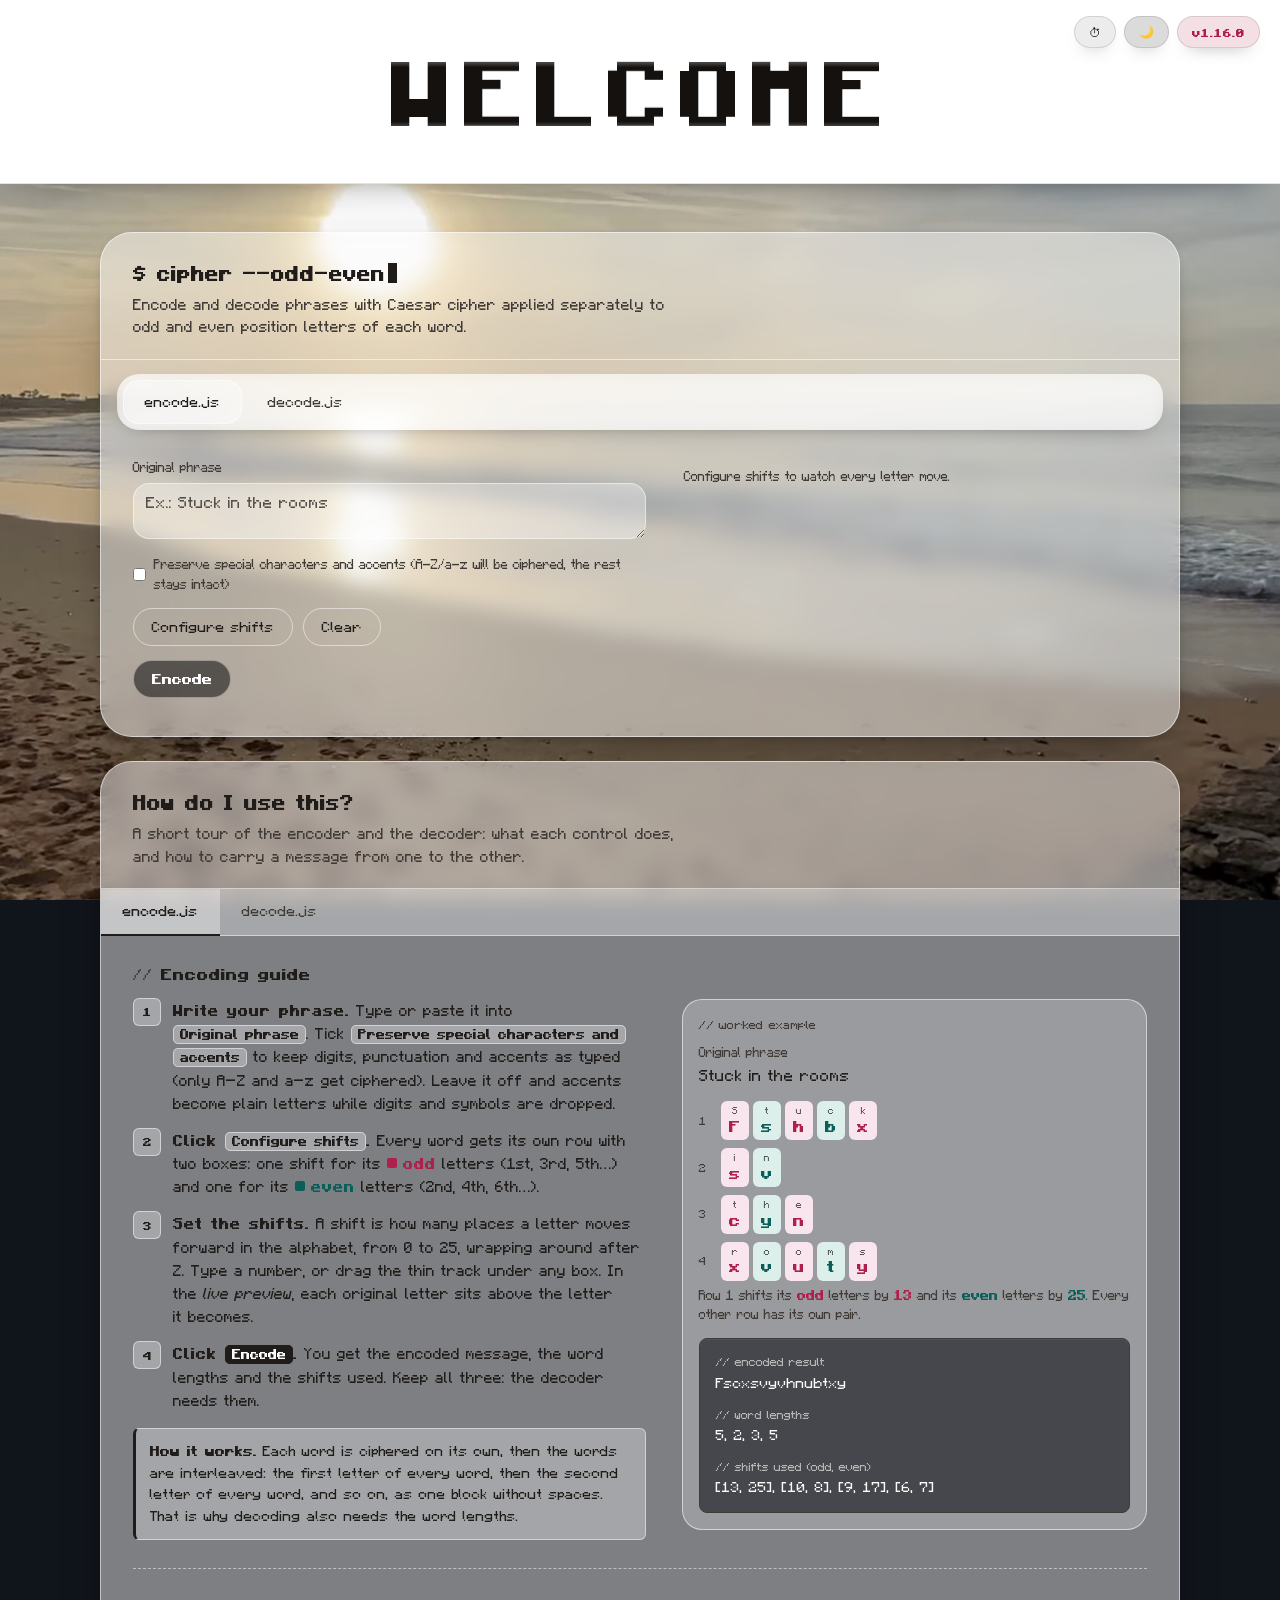
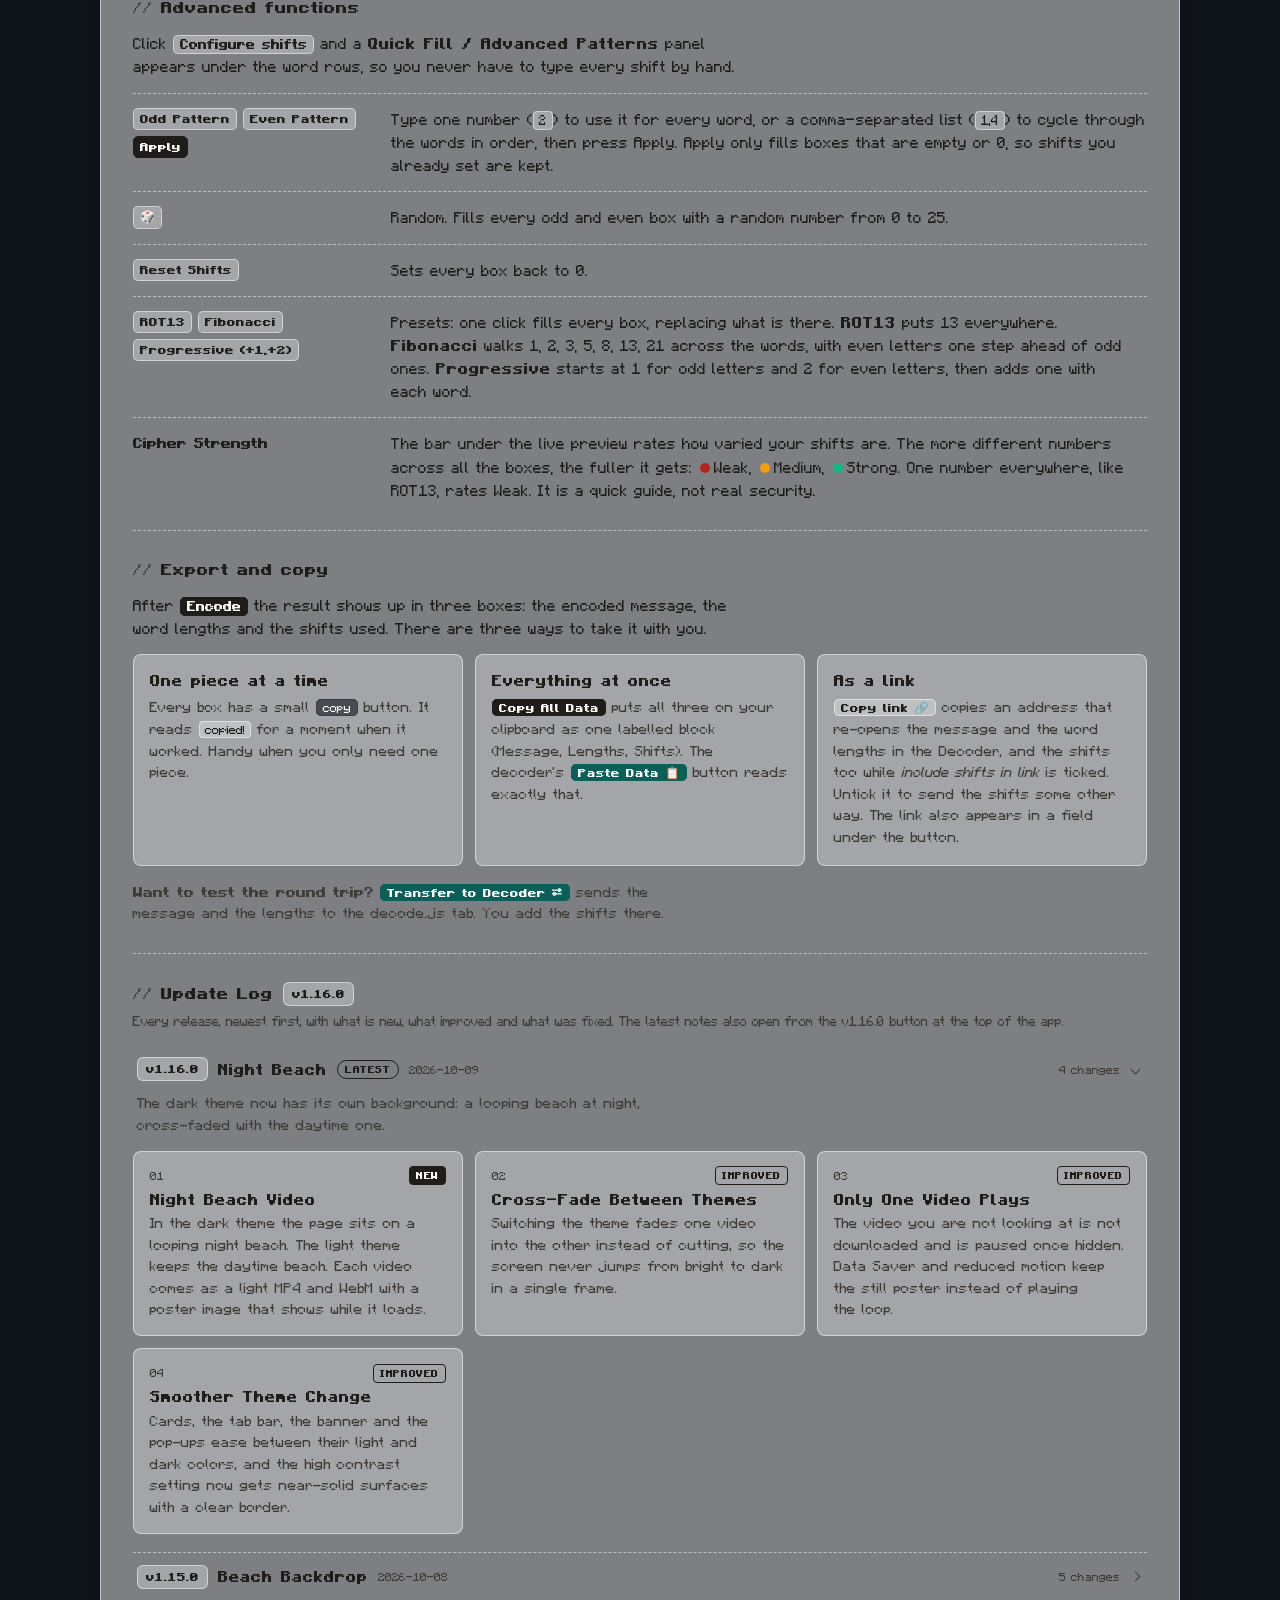
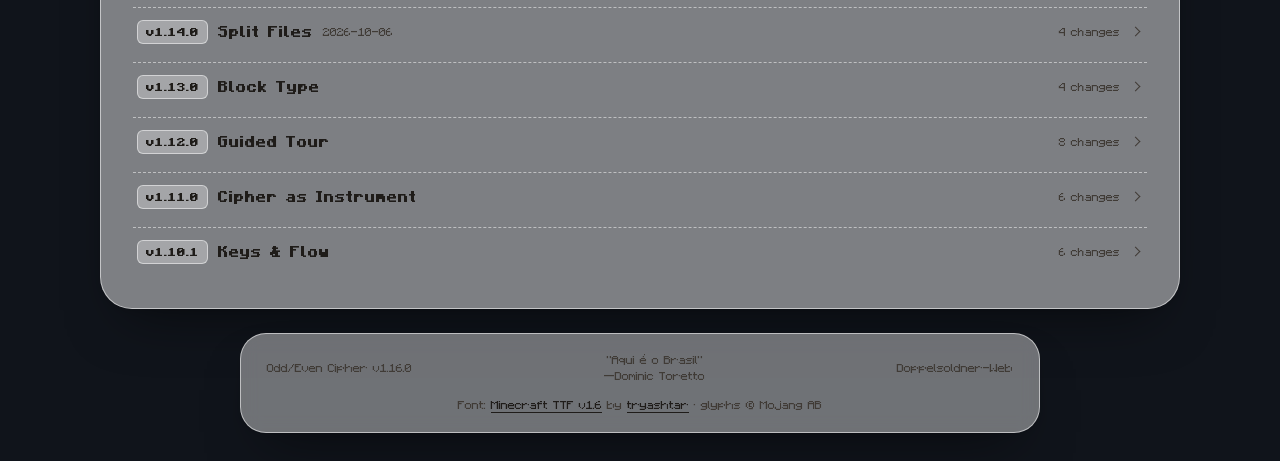
<file: index.html>
<!--
======================================================================
MIT License

Copyright (c) 2026

Permission is hereby granted, free of charge, to any person obtaining a copy
of this software and associated documentation files (the "Software"), to deal
in the Software without restriction, including without limitation the rights
to use, copy, modify, merge, publish, distribute, sublicense, and/or sell
copies of the Software, and to permit persons to whom the Software is
furnished to do so, subject to the following conditions:

The above copyright notice and this permission notice shall be included in all
copies or substantial portions of the Software.

THE SOFTWARE IS PROVIDED "AS IS", WITHOUT WARRANTY OF ANY KIND, EXPRESS OR
IMPLIED, INCLUDING BUT NOT LIMITED TO THE WARRANTIES OF MERCHANTABILITY,
FITNESS FOR A PARTICULAR PURPOSE AND NONINFRINGEMENT. IN NO EVENT SHALL THE
AUTHORS OR COPYRIGHT HOLDERS BE LIABLE FOR ANY CLAIM, DAMAGES OR OTHER
LIABILITY, WHETHER IN AN ACTION OF CONTRACT, TORT OR OTHERWISE, ARISING FROM,
OUT OF OR IN CONNECTION WITH THE SOFTWARE OR THE USE OR OTHER DEALINGS IN THE
SOFTWARE.
======================================================================
-->

<!doctype html>
<!-- 
  The <html> tag is the root of every web document. 
  The "lang='en'" attribute tells the browser and screen readers the main language.
  The "data-theme='light'" attribute is a custom data attribute used by JavaScript and CSS 
  to identify and switch the page's current color theme.
-->
<html lang="en" data-theme="light">
  <head>
    <!-- 
      The <meta charset="UTF-8"> tag makes sure special characters (like accents)
      are read correctly by the browser.
    -->
    <meta charset="UTF-8" />

    <!-- 
      The <meta name="viewport"> tag is essential for a responsive site.
      It makes the page width match the phone screen width,
      preventing the site from showing up with a tiny zoom.
    -->
    <meta name="viewport" content="width=device-width, initial-scale=1.0" />

    <!--
      Theme setup (v1.12.0). These two metas tell the browser the page supports both schemes
      (native form controls, scrollbars, mobile address bar) and the script right below picks the
      theme BEFORE the first paint, so a dark-mode visitor never sees a white flash.
      Order of choice: the theme saved by the toggle button, otherwise the system setting.
    -->
    <meta name="color-scheme" content="light dark" />
    <meta name="theme-color" content="#ffffff" />
    <script>
      (function () {
        var theme = "light";
        try {
          var saved = localStorage.getItem("cipherTheme");
          if (saved === "light" || saved === "dark") theme = saved;
          else if (
            window.matchMedia &&
            window.matchMedia("(prefers-color-scheme: dark)").matches
          )
            theme = "dark";
        } catch (e) {}
        document.documentElement.setAttribute("data-theme", theme);
        document.documentElement.classList.add("js");
        var meta = document.querySelector('meta[name="theme-color"]');
        if (meta) meta.setAttribute("content", theme === "dark" ? "#000000" : "#ffffff");
      })();
    </script>

    <!--
      FONT CREDITS
      Font ..... Minecraft Default: MinecraftDefault-Regular / Bold / Italic / BoldItalic (.ttf), in the Assets/ folder
      Made by .. tryashtar  (https://github.com/tryashtar)
      Project .. Minecraft TTF v1.6  https://github.com/tryashtar/minecraft-ttf/releases#release-v1.6
      The glyph shapes are Minecraft's default text font; the font files' own metadata reads
      "Copyright (c) 2009 Mojang AB".
    -->

    <!--
      Early font fetch: Regular and Bold carry nearly all the text, so on a real server (GitHub Pages) the
      browser starts downloading them before the CSS asks, which avoids a visible swap from the fallback font.
      It is skipped on file:// pages, where browsers refuse CORS-mode font requests (the @font-face rules
      still load the fonts there, just a moment later).
    -->
    <script>
      if (/^https?:$/.test(location.protocol))
        ["Regular", "Bold"].forEach(function (face) {
          var link = document.createElement("link");
          link.rel = "preload";
          link.as = "font";
          link.type = "font/ttf";
          link.crossOrigin = "anonymous";
          link.href = "Assets/MinecraftDefault-" + face + ".ttf";
          document.head.appendChild(link);
        });
    </script>

    <!-- The <title> tag sets the name of the tab in the browser. -->
    <title>Odd/Even Cipher — Encoder &amp; Decoder</title>

    <!-- Stylesheet: all the visual styling lives in css/style.css (relative path, no leading slash). -->
    <link rel="stylesheet" href="css/style.css?v=1.16.0" />

    <!-- Beach Backdrop (v1.16.0): page frame + translucent surfaces. Loaded after style.css so it can refine it. -->
    <link rel="stylesheet" href="css/glass.css?v=1.16.0" />
  </head>
  <body>
    <!--
      ==================================
      HTML DOCUMENTATION
      ==================================
      The <body> tag contains all the elements visible to the user.
    -->
    <!--
      BEACH BACKDROP (v1.16.0)
      1. A beach video is fixed behind the whole page (muted, looping, no controls): the daytime beach in the
         light theme, the night beach in the dark theme. Only the one that is showing is downloaded and
         played (banner.js), and the two cross-fade when the theme changes. The <source> lines are tried
         in order (small MP4, small WebM, and for the day video your original file).
      2. The banner is white in the light theme and black in the dark one. The version, theme and history
         buttons live in its top right corner. Its title decodes itself (banner.js): GFVDYNO -> WELCOME.
    -->
    <video
      id="bgVideo"
      class="bg-video"
      muted
      loop
      playsinline
      preload="none"
      poster="Assets/Beach-poster.jpg"
      aria-hidden="true"
      tabindex="-1"
      disablepictureinpicture
      disableremoteplayback
    >
      <source src="Assets/Beach-1080.mp4" type="video/mp4" />
      <source src="Assets/Beach-1080.webm" type="video/webm" />
      <source src="Assets/Beach.mp4" type="video/mp4" />
    </video>
    <video
      id="bgVideoNight"
      class="bg-video bg-video-night"
      muted
      loop
      playsinline
      preload="none"
      poster="Assets/BeachNight-poster.jpg"
      aria-hidden="true"
      tabindex="-1"
      disablepictureinpicture
      disableremoteplayback
    >
      <source src="Assets/BeachNight-1080.mp4" type="video/mp4" />
      <source src="Assets/BeachNight-1080.webm" type="video/webm" />
    </video>

    <header class="banner" id="banner">
    <!-- TOP CONTROLS (History and Theme buttons) -->
    <div class="top-controls">
      <!-- 
        The <button> tag is a natively interactive element.
        The browser knows this button can be focused with the "Tab" key (Accessibility)
        and that pressing "Enter" triggers a click. JS will intercept that click.
      -->
      <button
        id="historyBtn"
        class="icon-btn history-toggle"
        title="History"
        aria-label="Recent history"
        aria-expanded="false"
      >
        ⏱
      </button>
      <button
        id="themeBtn"
        class="icon-btn dark-toggle"
        title="Switch theme"
        aria-label="Switch theme"
      >
        🌙
      </button>
      <!-- A container to keep the update box anchored to the version button -->
      <div style="display: contents">
        <!-- The label ("v1.16.0") and the notes are written by the RELEASES script near the end of the page. -->
        <button
          id="updateLogBtn"
          class="update-btn"
          aria-label="Version notes"
          aria-expanded="false"
        >
          v1.16.0
        </button>

        <!-- The history and update notes are hidden by default and use the 'floating-box' class -->
        <div
          id="updateLogBox"
          class="floating-box rel-box"
          role="region"
          aria-label="Version notes"
          tabindex="0"
        >
          <!-- Filled by renderPopover() from the RELEASES list: one block per version, newest first. -->
          <div id="updateLogList"></div>
        </div>
      </div>

      <!-- HISTORY BOX: A box identical to the updates one, but it renders the log dynamically with JavaScript -->
      <div id="historyBox" class="floating-box">
        <h3
          style="
            margin: 0 0 10px 0;
            font-family: var(--mono);
            font-size: 14px;
          "
        >
          Recent History
        </h3>
        <button
          type="button"
          class="drawer-close"
          id="historyCloseBtn"
          aria-label="Close history"
        >
          ×
        </button>
        <ul id="historyList" class="history-list">
          <li class="history-empty">No recent operations.</li>
        </ul>
      </div>
    </div>
      <h1 class="banner-title">
        <button
          type="button"
          class="banner-roll"
          id="bannerRoll"
          aria-label="WELCOME. Play the cipher animation again."
        >
          <span class="roll" aria-hidden="true">WELCOME</span>
        </button>
      </h1>
    </header>

    <div class="app">
      <!-- Hero Banner (Visual Introduction) -->
      <div class="hero">
        <p class="prompt">$ cipher --odd-even<span class="cursor"></span></p>
        <p class="tagline">
          Encode and decode phrases with Caesar cipher applied separately to odd
          and even position letters of each word.
        </p>
      </div>

      <!-- 
        The TABS.
        ARIA attributes (role="tablist" and role="tab") tell screen-reader software
        (for visually impaired users) that this structure works as tabs, not just random buttons.
        "data-tab" is a custom attribute. JavaScript reads it to know which tab to activate.
      -->
      <div class="tabs" role="tablist">
        <button
          class="tab-btn active"
          role="tab"
          data-tab="encode"
          id="tab-encode"
        >
          encode.js
        </button>
        <button class="tab-btn" role="tab" data-tab="decode" id="tab-decode">
          decode.js
        </button>
      </div>

      <!-- ===================== PANEL: ENCODER ===================== -->
      <!-- The <section> tag divides page content into blocks for better HTML semantics -->
      <section class="panel active" id="panel-encode" role="tabpanel">
        <div class="pane pane-in">
        <div class="field">
          <!-- The <label> tag associates a text with an interactive element using the "for" attribute matching the "id" -->
          <label for="encPhrase">Original phrase</label>
          <!-- The <textarea> tag allows long (multi-line) text input from the user -->
          <textarea
            id="encPhrase"
            rows="2"
            placeholder="Ex.: Stuck in the rooms"
          ></textarea>
        </div>
        <div class="options-row">
          <!-- Interactive checkbox element that allows binary (yes/no) choices -->
          <input type="checkbox" id="encKeepSpecial" />
          <label for="encKeepSpecial" style="margin: 0; font-size: 13px"
            >Preserve special characters and accents (A-Z/a-z will be ciphered,
            the rest stays intact)</label
          >
        </div>

        <div class="row-actions">
          <button type="button" class="btn ghost" id="encConfigBtn">
            Configure shifts
          </button>
          <button type="button" class="btn ghost" id="encClearBtn">
            Clear
          </button>
        </div>

        <!-- Boolean HTML attributes like 'hidden' hide the element. JS removes them to show it. -->
        <p class="words-info" id="encWordsInfo" hidden></p>
        <p class="legend" id="encLegend" hidden>
          <span
            ><span class="swatch odd"></span>odd position (1st, 3rd...)</span
          >
          <span
            ><span class="swatch even"></span>even position (2nd, 4th...)</span
          >
        </p>

        <!-- STRENGTH INDICATOR: A visual graphic built through DOM manipulation. -->
        

        <!-- This div starts empty. JavaScript fills it (innerHTML) with full rows based on the text. -->
        <div id="encShiftsContainer" data-word-count="0"></div>

        <div class="fast-fill-wrap" id="encFastFill" hidden>
          <p class="fast-fill-title">Quick Fill / Advanced Patterns</p>
          <div class="fast-fill-row">
            <label class="fast-fill-field odd">
              <span>Odd Pattern (Ex: 2 or 1,4)</span>
              <!-- input[type="text"] is a single-line field for general typing. -->
              <input
                type="text"
                id="encFastOdd"
                placeholder="Ex: 2"
                autocomplete="off"
              />
            </label>
            <label class="fast-fill-field even">
              <span>Even Pattern (Ex: 5 or 3,2)</span>
              <input
                type="text"
                id="encFastEven"
                placeholder="Ex: 5"
                autocomplete="off"
              />
            </label>
            <button type="button" class="btn" id="encFastApplyBtn">
              Apply
            </button>
            <button
              type="button"
              class="btn ghost"
              id="encRandomBtn"
              title="Random shifts"
              style="padding: 10px 14px"
            >
              🎲
            </button>
            <button
              type="button"
              class="btn ghost"
              id="encResetBtn"
              title="Reset all shifts to 0"
            >
              Reset Shifts
            </button>
          </div>
          <div class="presets-row">
            <span class="presets-label">Presets:</span>
            <button type="button" class="btn ghost sm" id="presetRot13">
              ROT13
            </button>
            <button type="button" class="btn ghost sm" id="presetFibonacci">
              Fibonacci
            </button>
            <button type="button" class="btn ghost sm" id="presetProgressive">
              Progressive (+1,+2)
            </button>
          </div>
        </div>

        <div class="row-actions">
          <button type="button" class="btn" id="encSubmitBtn">Encode</button>
          <button type="button" class="btn swap" id="swapBtn" hidden>
            Transfer to Decoder ⇄
          </button>
        </div>

        <div
          id="encAlert"
          class="alert"
          role="status"
          aria-live="polite"
          hidden
        ></div>

        </div>

        <div class="pane pane-out">
          <div class="preview" id="encPreview">
            <p class="console-label">// live preview</p>
            <div class="tiles" id="encTiles" aria-hidden="true" hidden></div>
            <p class="tiles-hint" id="encTilesHint">
              Configure shifts to watch every letter move.
            </p>
          </div>

          <div class="strength-container" id="encStrengthContainer" hidden>
          <div class="strength-label">
            <span>Cipher Strength</span>
            <!-- The <span> tag groups part of a text without breaking the line. -->
            <span id="encStrengthText">Weak</span>
          </div>
          <div class="strength-bar-wrap">
            <div id="encStrengthBar" class="strength-fill"></div>
          </div>
        </div>

          <div class="console-wrap" id="encResultWrap" hidden>
          <p class="console-label">// encoded result</p>
          <div class="console">
            <span class="console-text" id="encResult"></span>
            <button type="button" class="copy-btn" id="encCopyBtn">copy</button>
          </div>
          <p class="console-label" style="margin-top: 18px">// word lengths</p>
          <div class="console">
            <span class="console-text" id="encSizes"></span>
            <button type="button" class="copy-btn" id="encSizesCopyBtn">
              copy
            </button>
          </div>
          <p class="console-label" style="margin-top: 18px">
            // shifts used (odd, even)
          </p>
          <div class="console">
            <span class="console-text" id="encShiftsResult"></span>
            <button type="button" class="copy-btn" id="encShiftsCopyBtn">
              copy
            </button>
          </div>

          <div style="margin-top: 20px">
            <button
              type="button"
              class="btn"
              id="encCopyAllBtn"
              style="width: 100%; border-radius: 8px"
            >
              Copy All Data
            </button>
          </div>

          <div class="link-row">
            <button type="button" class="btn ghost" id="encLinkBtn">
              Copy link 🔗
            </button>
            <label class="link-opt"
              ><input type="checkbox" id="encLinkShifts" checked /> include
              shifts in link</label
            >
          </div>
          <input
            type="text"
            class="link-field"
            id="encLinkField"
            readonly
            hidden
            aria-label="Shareable link"
          />
        </div>
      </div>
      </section>

      <!-- ===================== PANEL: DECODER ===================== -->
      <section class="panel" id="panel-decode" role="tabpanel">
        <div class="pane pane-in">
        <div class="row-actions" style="margin-bottom: 18px; margin-top: 0">
          <button type="button" class="btn paste-btn" id="decPasteAllBtn">
            Paste Data 📋
          </button>
        </div>

        <div class="field">
          <label for="decMessage">Encoded message</label>
          <textarea
            id="decMessage"
            rows="2"
            placeholder="Ex.: Fscxsvyvhnubtxy"
          ></textarea>
        </div>

        <div class="field">
          <label for="decSizes"
            >Original word lengths (separated by commas)</label
          >
          <input type="text" id="decSizes" placeholder="Ex.: 5, 2, 3, 5" />
        </div>

        <div class="row-actions">
          <button type="button" class="btn ghost" id="decConfigBtn">
            Configure shifts
          </button>
          <button type="button" class="btn ghost" id="decClearBtn">
            Clear
          </button>
        </div>

        <p class="words-info" id="decWordsInfo" hidden></p>

        <div id="decShiftsContainer" data-word-count="0"></div>

        <div class="row-actions">
          <button type="button" class="btn" id="decSubmitBtn">Decode</button>
        </div>

        <div
          id="decAlert"
          class="alert"
          role="status"
          aria-live="polite"
          hidden
        ></div>

        </div>

        <div class="pane pane-out">
          <div class="preview" id="decPreview">
            <p class="console-label">// live preview</p>
            <div class="tiles" id="decTiles" aria-hidden="true" hidden></div>
            <p class="tiles-hint" id="decTilesHint">
              Configure shifts to preview the decoding.
            </p>
          </div>

          <div class="console-wrap" id="decResultWrap" hidden>
          <p class="console-label">// original phrase</p>
          <div class="console">
            <span class="console-text" id="decResult"></span>
            <button type="button" class="copy-btn" id="decCopyBtn">copy</button>
          </div>
        </div>
      </div>
      </section>
    </div>

    <!-- ===================== TUTORIAL: HOW DO I USE THIS? =====================
      A separate card below the main app. Its tabs (tutorial-tab-btn) and panels
      (tutorial-panel) are driven by their own script at the end of the page and
      never touch the encoder / decoder tabs. -->
    <section class="tutorial" id="tutorial" aria-labelledby="tutorialTitle">
      <header class="tutorial-head">
        <h2 class="tutorial-title" id="tutorialTitle">How do I use this?</h2>
        <p class="tutorial-lead">
          A short tour of the encoder and the decoder: what each control does,
          and how to carry a message from one to the other.
        </p>
      </header>

      <div class="tutorial-tabs">
        <div
          class="tutorial-tablist"
          role="tablist"
          aria-label="Tutorial sections"
        >
          <button
            type="button"
            class="tutorial-tab-btn"
            role="tab"
            id="tutorial-tab-encode"
            data-tutorial-tab="encode"
            aria-selected="true"
            aria-controls="tutorial-panel-encode"
          >
            encode.js
          </button>
          <button
            type="button"
            class="tutorial-tab-btn"
            role="tab"
            id="tutorial-tab-decode"
            data-tutorial-tab="decode"
            aria-selected="false"
            aria-controls="tutorial-panel-decode"
            tabindex="-1"
          >
            decode.js
          </button>
        </div>
        <!-- Visual copy of the tab list in its "selected" look. The script clips it to the selected tab. Hidden from assistive tech. -->
        <div class="tutorial-tabs-active" aria-hidden="true">
          <span class="tutorial-tab-face">encode.js</span>
          <span class="tutorial-tab-face">decode.js</span>
        </div>
      </div>

      <div class="tutorial-panels">
        <!-- ---------- TUTORIAL PANEL: encode.js ---------- -->
        <div
          class="tutorial-panel"
          role="tabpanel"
          id="tutorial-panel-encode"
          aria-labelledby="tutorial-tab-encode"
          tabindex="0"
        >
          <section class="tutorial-section" aria-labelledby="tut-enc-guide">
            <h3 class="tutorial-h" id="tut-enc-guide">Encoding guide</h3>
            <div class="tutorial-split">
              <div>
                <ol class="tutorial-steps" role="list">
                  <li>
                    <strong>Write your phrase.</strong> Type or paste it into
                    <kbd class="tutorial-ui">Original phrase</kbd>. Tick
                    <kbd class="tutorial-ui is-wrap"
                      >Preserve special characters and accents</kbd
                    >
                    to keep digits, punctuation and accents as typed (only A–Z
                    and a–z get ciphered). Leave it off and accents become plain
                    letters while digits and symbols are dropped.
                  </li>
                  <li>
                    <strong
                      >Click
                      <kbd class="tutorial-ui">Configure shifts</kbd>.</strong
                    >
                    Every word gets its own row with two boxes: one shift for its
                    <span class="tutorial-odd"
                      ><span class="swatch odd" aria-hidden="true"></span
                      >odd</span
                    >
                    letters (1st, 3rd, 5th…) and one for its
                    <span class="tutorial-even"
                      ><span class="swatch even" aria-hidden="true"></span
                      >even</span
                    >
                    letters (2nd, 4th, 6th…).
                  </li>
                  <li>
                    <strong>Set the shifts.</strong> A shift is how many places a
                    letter moves forward in the alphabet, from 0 to 25, wrapping
                    around after Z. Type a number, or drag the thin track under
                    any box. In the <em>live preview</em>, each original letter
                    sits above the letter it becomes.
                  </li>
                  <li>
                    <strong
                      >Click
                      <kbd class="tutorial-ui is-solid">Encode</kbd>.</strong
                    >
                    You get the encoded message, the word lengths and the shifts
                    used. Keep all three: the decoder needs them.
                  </li>
                </ol>
                <p class="tutorial-note">
                  <strong>How it works.</strong> Each word is ciphered on its
                  own, then the words are interleaved: the first letter of every
                  word, then the second letter of every word, and so on, as one
                  block without spaces. That is why decoding also needs the word
                  lengths.
                </p>
              </div>

              <figure class="tutorial-example">
                <figcaption class="tutorial-eyebrow">// worked example</figcaption>
                <p class="tutorial-ex-label">Original phrase</p>
                <p class="tutorial-ex-phrase">Stuck in the rooms</p>
                <div class="tutorial-tiles">
                  <div
                    class="tutorial-tile-row"
                    role="img"
                    aria-label="Word 1: Stuck becomes Fshbx"
                  >
                    <span class="tutorial-tile-num" aria-hidden="true">1</span>
                    <span class="tutorial-tile odd"><i>S</i><b>F</b></span>
                    <span class="tutorial-tile even"><i>t</i><b>s</b></span>
                    <span class="tutorial-tile odd"><i>u</i><b>h</b></span>
                    <span class="tutorial-tile even"><i>c</i><b>b</b></span>
                    <span class="tutorial-tile odd"><i>k</i><b>x</b></span>
                  </div>
                  <div
                    class="tutorial-tile-row"
                    role="img"
                    aria-label="Word 2: in becomes sv"
                  >
                    <span class="tutorial-tile-num" aria-hidden="true">2</span>
                    <span class="tutorial-tile odd"><i>i</i><b>s</b></span>
                    <span class="tutorial-tile even"><i>n</i><b>v</b></span>
                  </div>
                  <div
                    class="tutorial-tile-row"
                    role="img"
                    aria-label="Word 3: the becomes cyn"
                  >
                    <span class="tutorial-tile-num" aria-hidden="true">3</span>
                    <span class="tutorial-tile odd"><i>t</i><b>c</b></span>
                    <span class="tutorial-tile even"><i>h</i><b>y</b></span>
                    <span class="tutorial-tile odd"><i>e</i><b>n</b></span>
                  </div>
                  <div
                    class="tutorial-tile-row"
                    role="img"
                    aria-label="Word 4: rooms becomes xvuty"
                  >
                    <span class="tutorial-tile-num" aria-hidden="true">4</span>
                    <span class="tutorial-tile odd"><i>r</i><b>x</b></span>
                    <span class="tutorial-tile even"><i>o</i><b>v</b></span>
                    <span class="tutorial-tile odd"><i>o</i><b>u</b></span>
                    <span class="tutorial-tile even"><i>m</i><b>t</b></span>
                    <span class="tutorial-tile odd"><i>s</i><b>y</b></span>
                  </div>
                </div>
                <p class="tutorial-ex-cap">
                  Row 1 shifts its
                  <span class="tutorial-odd">odd</span> letters by
                  <span class="tutorial-odd">13</span> and its
                  <span class="tutorial-even">even</span> letters by
                  <span class="tutorial-even">25</span>. Every other row has its
                  own pair.
                </p>
                <dl class="tutorial-console">
                  <div>
                    <dt>// encoded result</dt>
                    <dd>Fscxsvyvhnubtxy</dd>
                  </div>
                  <div>
                    <dt>// word lengths</dt>
                    <dd>5, 2, 3, 5</dd>
                  </div>
                  <div>
                    <dt>// shifts used (odd, even)</dt>
                    <dd>[13, 25], [10, 8], [9, 17], [6, 7]</dd>
                  </div>
                </dl>
              </figure>
            </div>
          </section>

          <section class="tutorial-section" aria-labelledby="tut-enc-adv">
            <h3 class="tutorial-h" id="tut-enc-adv">Advanced functions</h3>
            <p class="tutorial-p">
              Click <kbd class="tutorial-ui">Configure shifts</kbd> and a
              <strong>Quick Fill / Advanced Patterns</strong> panel appears under
              the word rows, so you never have to type every shift by hand.
            </p>
            <dl class="tutorial-defs">
              <div>
                <dt>
                  <kbd class="tutorial-ui">Odd Pattern</kbd>
                  <kbd class="tutorial-ui">Even Pattern</kbd>
                  <kbd class="tutorial-ui is-solid">Apply</kbd>
                </dt>
                <dd>
                  Type one number (<code>2</code>) to use it for every word, or
                  a comma-separated list (<code>1,4</code>) to cycle through the
                  words in order, then press Apply. Apply only fills boxes that
                  are empty or 0, so shifts you already set are kept.
                </dd>
              </div>
              <div>
                <dt><kbd class="tutorial-ui">🎲</kbd></dt>
                <dd>
                  Random. Fills every odd and even box with a random number from
                  0 to 25.
                </dd>
              </div>
              <div>
                <dt><kbd class="tutorial-ui">Reset Shifts</kbd></dt>
                <dd>Sets every box back to 0.</dd>
              </div>
              <div>
                <dt>
                  <kbd class="tutorial-ui">ROT13</kbd>
                  <kbd class="tutorial-ui">Fibonacci</kbd>
                  <kbd class="tutorial-ui">Progressive (+1,+2)</kbd>
                </dt>
                <dd>
                  Presets: one click fills every box, replacing what is there.
                  <strong>ROT13</strong> puts 13 everywhere.
                  <strong>Fibonacci</strong> walks 1, 2, 3, 5, 8, 13, 21 across
                  the words, with even letters one step ahead of odd ones.
                  <strong>Progressive</strong> starts at 1 for odd letters and 2
                  for even letters, then adds one with each word.
                </dd>
              </div>
              <div>
                <dt>Cipher Strength</dt>
                <dd>
                  The bar under the live preview rates how varied your shifts
                  are. The more different numbers across all the boxes, the
                  fuller it gets:
                  <span class="tutorial-dot is-weak" aria-hidden="true"></span
                  >Weak,
                  <span class="tutorial-dot is-medium" aria-hidden="true"></span
                  >Medium,
                  <span class="tutorial-dot is-strong" aria-hidden="true"></span
                  >Strong. One number everywhere, like ROT13, rates Weak. It is
                  a quick guide, not real security.
                </dd>
              </div>
            </dl>
          </section>

          <section class="tutorial-section" aria-labelledby="tut-enc-export">
            <h3 class="tutorial-h" id="tut-enc-export">Export and copy</h3>
            <p class="tutorial-p">
              After <kbd class="tutorial-ui is-solid">Encode</kbd> the result
              shows up in three boxes: the encoded message, the word lengths and
              the shifts used. There are three ways to take it with you.
            </p>
            <ul class="tutorial-cards" role="list">
              <li class="tutorial-card">
                <h4 class="tutorial-card-title">One piece at a time</h4>
                <p>
                  Every box has a small
                  <kbd class="tutorial-ui is-console">copy</kbd> button. It reads
                  <samp>copied!</samp> for a moment when it worked. Handy when
                  you only need one piece.
                </p>
              </li>
              <li class="tutorial-card">
                <h4 class="tutorial-card-title">Everything at once</h4>
                <p>
                  <kbd class="tutorial-ui is-solid">Copy All Data</kbd> puts all
                  three on your clipboard as one labelled block (Message,
                  Lengths, Shifts). The decoder's
                  <kbd class="tutorial-ui is-green">Paste Data 📋</kbd> button
                  reads exactly that.
                </p>
              </li>
              <li class="tutorial-card">
                <h4 class="tutorial-card-title">As a link</h4>
                <p>
                  <kbd class="tutorial-ui">Copy link 🔗</kbd> copies an address
                  that re-opens the message and the word lengths in the Decoder,
                  and the shifts too while
                  <em>include shifts in link</em> is ticked. Untick it to send
                  the shifts some other way. The link also appears in a field
                  under the button.
                </p>
              </li>
            </ul>
            <p class="tutorial-tip">
              <strong>Want to test the round trip?</strong>
              <kbd class="tutorial-ui is-green">Transfer to Decoder ⇄</kbd>
              sends the message and the lengths to the decode.js tab. You add the
              shifts there.
            </p>
          </section>

          <section class="tutorial-section" aria-labelledby="tut-enc-log">
            <div class="tutorial-log-head">
              <h3 class="tutorial-h" id="tut-enc-log">Update Log</h3>
              <span class="tutorial-version" data-release-version>v1.16.0</span>
            </div>
            <p class="tutorial-log-note">
              Every release, newest first, with what is new, what improved and
              what was fixed. The latest notes also open from the
              <span data-release-version>v1.16.0</span> button at the top of the
              app.
            </p>
            <!-- Filled by renderTutorial() from the RELEASES list. -->
            <div class="tutorial-releases" id="tutorialReleases"></div>
          </section>
        </div>

        <!-- ---------- TUTORIAL PANEL: decode.js ---------- -->
        <div
          class="tutorial-panel"
          role="tabpanel"
          id="tutorial-panel-decode"
          aria-labelledby="tutorial-tab-decode"
          tabindex="0"
          hidden
        >
          <section class="tutorial-section" aria-labelledby="tut-dec-guide">
            <h3 class="tutorial-h" id="tut-dec-guide">Decoding guide</h3>
            <div class="tutorial-split">
              <div>
                <p class="tutorial-p">
                  Decoding runs the encoder backwards. It needs the same three
                  things the encoder gave you: the
                  <strong>encoded message</strong>, the
                  <strong>word lengths</strong> and the <strong>shifts</strong>
                  (an odd and an even number for every word).
                </p>
                <ol class="tutorial-steps" role="list">
                  <li>
                    <strong>Fill in the message and the lengths.</strong> Use any
                    of the four methods below. A shared link or
                    <kbd class="tutorial-ui is-green">Paste Data 📋</kbd> also
                    builds the shift rows and, when the shifts are included,
                    fills them in for you.
                  </li>
                  <li>
                    <strong
                      >Click
                      <kbd class="tutorial-ui">Configure shifts</kbd>.</strong
                    >
                    One row appears for each word in the lengths. Skip this step
                    if a link or Paste Data already did it.
                  </li>
                  <li>
                    <strong>Check the shifts.</strong> Every word needs its odd
                    and its even shift, from 0 to 25, exactly as used when
                    encoding. The live preview shows each letter turning back
                    into the original.
                  </li>
                  <li>
                    <strong
                      >Click
                      <kbd class="tutorial-ui is-solid">Decode</kbd>.</strong
                    >
                    The original phrase appears in the console, with its own
                    copy button.
                  </li>
                </ol>
                <p class="tutorial-note">
                  <strong>If something looks off.</strong> The message must have
                  exactly as many characters as the word lengths add up to.
                  Gibberish means a shift or a length differs from the one used
                  to encode. If you edit the lengths after configuring, the shift
                  rows fade: click Configure shifts again.
                </p>
              </div>

              <figure class="tutorial-example">
                <figcaption class="tutorial-eyebrow">// worked example</figcaption>
                <dl class="tutorial-console">
                  <div>
                    <dt>// encoded message</dt>
                    <dd>Fscxsvyvhnubtxy</dd>
                  </div>
                  <div>
                    <dt>// original word lengths</dt>
                    <dd>5, 2, 3, 5</dd>
                  </div>
                  <div>
                    <dt>// shifts (odd, even)</dt>
                    <dd>[13, 25], [10, 8], [9, 17], [6, 7]</dd>
                  </div>
                </dl>
                <p class="tutorial-ex-arrow" aria-hidden="true">↓ Decode</p>
                <dl class="tutorial-console">
                  <div>
                    <dt>// original phrase</dt>
                    <dd>Stuck in the rooms</dd>
                  </div>
                </dl>
              </figure>
            </div>
          </section>

          <section class="tutorial-section" aria-labelledby="tut-dec-methods">
            <h3 class="tutorial-h" id="tut-dec-methods">
              Four ways to fill in the decoder
            </h3>
            <p class="tutorial-p">
              Pick whichever fits how the message reached you.
            </p>
            <ol class="tutorial-methods" role="list">
              <li class="tutorial-card">
                <h4 class="tutorial-card-title">Open a shared link</h4>
                <p>
                  Open a link made with
                  <kbd class="tutorial-ui">Copy link 🔗</kbd>. The page jumps
                  straight to decode.js and fills in the message and the word
                  lengths, plus the shifts if the link carried them. Then press
                  <kbd class="tutorial-ui is-solid">Decode</kbd>. If the shifts
                  were left out, type them in first.
                </p>
              </li>
              <li class="tutorial-card">
                <h4 class="tutorial-card-title">Use Paste Data 📋</h4>
                <p>
                  In the encoder, click
                  <kbd class="tutorial-ui is-solid">Copy All Data</kbd>. Then, in
                  the decoder, click
                  <kbd class="tutorial-ui is-green">Paste Data 📋</kbd>: it fills
                  in the message and the lengths, builds the rows and applies the
                  shifts in one go. Your browser may ask permission to read the
                  clipboard.
                </p>
              </li>
              <li class="tutorial-card">
                <h4 class="tutorial-card-title">Paste block by block</h4>
                <p>
                  Copy each box with its small
                  <kbd class="tutorial-ui is-console">copy</kbd> button. Paste
                  the encoded result into
                  <kbd class="tutorial-ui">Encoded message</kbd> and the word
                  lengths into
                  <kbd class="tutorial-ui">Original word lengths</kbd>, then
                  click <kbd class="tutorial-ui">Configure shifts</kbd>. Enter
                  the pairs from the shifts box in the rows: each [odd, even]
                  pair belongs to the row with the same number.
                </p>
              </li>
              <li class="tutorial-card">
                <h4 class="tutorial-card-title">Type everything by hand</h4>
                <p>
                  Type the encoded message, then the word lengths separated by
                  commas (like <code>5, 2, 3, 5</code>), click
                  <kbd class="tutorial-ui">Configure shifts</kbd> and fill in
                  each row. Press Enter, or type two digits, to jump to the next
                  box.
                </p>
              </li>
            </ol>
          </section>
        </div>
      </div>
    </section>

    <!-- === FOOTER === -->
    <!-- The <footer> tag is semantically used for footers. It does not change the look, but improves SEO and structure. -->
    <footer class="app-footer">
      <span class="footer-left" data-release-footer>Odd/Even Cipher v1.16.0</span>
      <span class="footer-center">"Aqui é o Brasil"<br />—Dominic Toretto</span>
      <span class="footer-right">Doppelsoldner-Web</span>
      <!-- Font credit (v1.13.0): the creator's name and the release page the files came from. -->
      <p class="footer-credits">
        Font:
        <a
          href="https://github.com/tryashtar/minecraft-ttf/releases#release-v1.6"
          target="_blank"
          rel="noopener noreferrer"
          >Minecraft TTF v1.6</a
        >
        by
        <a
          href="https://github.com/tryashtar"
          target="_blank"
          rel="noopener noreferrer"
          >tryashtar</a
        >
        · glyphs © Mojang AB
      </p>
    </footer>


    <!--
      Scripts: plain (non-module) files, loaded in THIS order. They share globals, so do not reorder them.
      They sit at the end of <body>, so the markup above already exists when they run.
    -->
    <script src="js/app.js?v=1.16.0"></script>
    <script src="js/effects.js?v=1.16.0"></script>
    <script src="js/preview.js?v=1.16.0"></script>
    <script src="js/releases.js?v=1.16.0"></script>
    <script src="js/tutorial.js?v=1.16.0"></script>
    <!-- Beach Backdrop (v1.16.0): the decoding title and the background video. -->
    <script src="js/banner.js?v=1.16.0"></script>
  </body>
</html>
</file>
<file: css/style.css>
/* =========================================================================
   FONT: Minecraft Default (v1.13.0)
   Four faces from the "Minecraft TTF" project by tryashtar, v1.6:
   https://github.com/tryashtar/minecraft-ttf/releases#release-v1.6
   The files live in the Assets/ folder at the site root (one level above this css/ folder, hence ../Assets/) (the folder name is
   case-sensitive on GitHub Pages). The glyphs are the game's own text font.
   Weights: 400 and 500 use Regular, 600 and 700 use Bold, so the existing
   font-weight rules keep working without the browser faking a bold.
   ========================================================================= */
@font-face {
  font-family: "MinecraftDefault";
  src: url("../Assets/MinecraftDefault-Regular.ttf") format("truetype");
  font-weight: 400;
  font-style: normal;
  font-display: swap;
}
@font-face {
  font-family: "MinecraftDefault";
  src: url("../Assets/MinecraftDefault-Bold.ttf") format("truetype");
  font-weight: 700;
  font-style: normal;
  font-display: swap;
}
@font-face {
  font-family: "MinecraftDefault";
  src: url("../Assets/MinecraftDefault-Italic.ttf") format("truetype");
  font-weight: 400;
  font-style: italic;
  font-display: swap;
}
@font-face {
  font-family: "MinecraftDefault";
  src: url("../Assets/MinecraftDefault-BoldItalic.ttf") format("truetype");
  font-weight: 700;
  font-style: italic;
  font-display: swap;
}

/* 
  The :root pseudo-class selects the root of the document (the <html> element).
  Here we define "CSS Variables" (Custom Properties), which start with --.
  This lets us reuse colors throughout the file and makes switching themes easier.
*/
:root {
  /* OFF WHITE THEME (v1.12.0 refinement)
     Two surface levels: canvas (page, input wells, tab strip) sits under paper (cards).
     Every text and accent pair below clears WCAG AA (4.5:1); field outlines clear 3:1. */
  --canvas: #ece9e2;
  --paper: #fdfcfa;
  --ink: #1f1c19;
  --muted: #5b564f;
  --border: #d9d5cb; /* hairlines and dividers */
  --border-strong: #8a857a; /* outlines of fields and ghost buttons */
  --odd: #ae1f4b;
  --odd-soft: #f9e5ed;
  --on-odd: #ffffff; /* text on a solid --odd surface */
  --even: #0a5f58;
  --even-soft: #dcefea;
  --on-even: #ffffff; /* text on a solid --even surface */
  --error: #b3261e;
  --error-soft: #fbe8e5;
  --warn: #f59e0b;
  --success: #10b981;
  --console-bg: #25221e;
  --console-text: #fbfaf8;
  --console-border: #403b35;
  --shadow-card:
    0 1px 2px rgba(20, 24, 32, 0.05),
    0 12px 32px -16px rgba(20, 24, 32, 0.14);
  --shadow-pop: 0 12px 32px -8px rgba(20, 24, 32, 0.2);
  --shadow-drawer: -18px 0 40px -16px rgba(20, 24, 32, 0.28);
  --radius: 10px;
  /* Minecraft Default leads both stacks; the old fonts only fill glyphs it does not have. */
  --mono:
    "MinecraftDefault", "JetBrains Mono", "Fira Code", ui-monospace,
    SFMono-Regular, Menlo, Consolas, "Liberation Mono", monospace;
  --sans:
    "MinecraftDefault", -apple-system, BlinkMacSystemFont, "Segoe UI",
    Roboto, Helvetica, Arial, sans-serif;
  /* Minecraft's x-height is only 0.42 em (a typical UI font has about 0.52), so at the same
     font-size it reads about a fifth smaller. font-size-adjust scales it back up to this
     x-height ratio everywhere at once; lower the number to shrink all text, raise it to grow. */
  --font-adjust: 0.52;
}

/* 
  DARK THEME 
  This selector overrides the variables above only when <html> has the data-theme="dark" attribute.
  This is what allows the instant switch between the light and dark modes.
*/
[data-theme="dark"] {
  /* AMOLED THEME (v1.12.0 refinement)
     The page stays pure black for OLED screens and for recessed wells (inputs, tab strip),
     while cards are lifted to a dark slate so they read as a real surface with a visible edge. */
  --canvas: #000000;
  --paper: #0c1018;
  --ink: #e6ebf2;
  --muted: #94a3b8;
  --border: #212a39;
  --border-strong: #586780;
  --odd: #ff7ba8;
  --odd-soft: #3d1728;
  --on-odd: #220a14; /* dark text on the bright pink: white would only reach 2.7:1 */
  --even: #3ed3b4;
  --even-soft: #0b3a33;
  --on-even: #04211c;
  --error: #ff8179;
  --error-soft: #3b1719;
  --console-bg: #05080d;
  --console-text: #f4f6fa;
  --console-border: #273246;
  /* On black a drop shadow is invisible, so cards get a lit top edge instead. */
  --shadow-card: inset 0 1px 0 rgba(255, 255, 255, 0.04);
  --shadow-pop:
    0 16px 40px -12px rgba(0, 0, 0, 0.8),
    inset 0 1px 0 rgba(255, 255, 255, 0.05);
  --shadow-drawer: -18px 0 40px -16px rgba(0, 0, 0, 0.8);
}

/* 
  The asterisk (*) is the universal selector.
  'box-sizing: border-box' makes sure borders and padding do not
  increase the total declared width of the elements.
*/
* {
  box-sizing: border-box;
}

/* Whole interface in the new font (v1.13.0).
   Form controls and code-like tags ignore the page font unless told otherwise, and the UA
   `font` shorthand also resets font-size-adjust, so both are handed down explicitly.
   font-synthesis: none stops the browser from faking a second bold on top of the real one. */
html {
  font-family: var(--sans);
  font-size-adjust: var(--font-adjust);
  font-synthesis: none;
}
button,
input,
textarea,
select {
  font-family: inherit;
  font-size-adjust: inherit;
}
code,
kbd,
samp,
pre {
  font-family: var(--mono);
  font-size-adjust: inherit;
}

body {
  margin: 0;
  background: var(--canvas);
  color: var(--ink);
  font-family: var(--sans);
  line-height: 1.5;
  -webkit-font-smoothing: antialiased; /* Smooths the font on macOS/iOS */
  /* The transition creates a smooth color change when switching themes, lasting 0.3 seconds. */
  transition:
    background 0.3s,
    color 0.3s;
}

/* Class of the app's main container */
.app {
  max-width: 800px;
  margin: 40px auto; /* Centers the box in the middle of the screen */
  background: var(--paper);
  border: 1px solid var(--border);
  border-radius: var(
    --radius
  ); /* Rounds the corners using the variable */
  position: relative; /* Lets 'absolute' elements be positioned inside this box */
  overflow: visible;
  box-shadow: var(--shadow-card); /* Depth: a soft drop shadow in light, a lit top edge in dark */
}

/* HEADER & TOP BUTTONS */
.top-controls {
  position: absolute; /* Anchored to the parent .app element */
  top: 20px;
  right: 20px;
  z-index: 100; /* Makes sure it stays above other elements on the screen */
  display: flex; /* Uses Flexbox to place the buttons side by side */
  gap: 8px; /* Space between the buttons */
}

.icon-btn,
.update-btn {
  background: var(--odd);
  color: var(--on-odd);
  border: none;
  padding: 4px 10px;
  border-radius: 6px;
  font-family: var(--mono);
  font-size: 12px;
  font-weight: bold;
  cursor: pointer; /* Changes the mouse arrow into a "pointing hand" */
  transition: opacity 0.2s; /* On hover, the change in transparency will be smooth */
  height: 26px;
  display: flex;
  align-items: center; /* Centers the text vertically */
  justify-content: center; /* Centers it horizontally */
}
.icon-btn.dark-toggle {
  background: var(--ink);
  color: var(--paper); /* always the opposite of --ink, so it reads in both themes */
}
.icon-btn.history-toggle {
  background: var(--muted);
  color: var(--paper);
}

/* The :hover pseudo-class is activated when the user moves the mouse over the element */
.icon-btn:hover,
.update-btn:hover {
  opacity: 0.85; /* Makes it slightly transparent (hover effect) */
}

/* Floating history and update boxes (pop-up menus) */
.floating-box {
  position: absolute; /* Floats relative to the parent button */
  top: 36px;
  right: 0;
  background: var(--paper);
  border: 1px solid var(--border);
  border-radius: 8px;
  padding: 16px;
  width: 320px;
  box-shadow: var(--shadow-pop);

  /* Start of the animation */
  visibility: hidden;
  opacity: 0;
  transform: scale(0.96);
  transform-origin: top right; /* Origin anchored near the button at the top */
  /* The delay on visibility makes sure the element only disappears after the 150ms opacity transition */
  transition:
    opacity 150ms var(--anim-ease),
    transform 150ms var(--anim-ease),
    visibility 0s linear 150ms;
}
/* When JavaScript adds the .show class, the menu appears */
.floating-box.show {
  visibility: visible;
  opacity: 1;
  transform: scale(1);
  /* When opening, visibility changes instantly so the animation can be seen */
  transition:
    opacity 150ms var(--anim-ease),
    transform 150ms var(--anim-ease),
    visibility 0s linear 0s;
}

.hero {
  padding: 28px 32px 20px;
  border-bottom: 1px solid var(--border);
}
.prompt {
  font-family: var(--mono); /* Monospaced font to simulate code */
  font-size: 20px;
  font-weight: 700;
  margin: 0 0 8px;
}
.cursor {
  display: inline-block;
  width: 9px;
  height: 1em;
  background: var(--ink);
  margin-left: 3px;
  vertical-align: -2px;
  /* Here we connect the 'blink' animation to the element. It lasts 1s and repeats forever */
  animation: blink 1s steps(1) infinite;
}

/*
  KEYFRAME EXPLANATION: blink
  1. What the animation does: 'blink'
  2. Target element: The span with the .cursor class in the title
  3. Visual effect: Creates the illusion of a blinking computer terminal cursor.
  4. What it represents:
     - At 50% of the time (half a second), the opacity becomes 0 (invisible).
  5. What changes: The element becomes transparent and then opaque again.
  6. How it works: Since we use "steps(1)" in the animation, there is no smooth transition. It "blinks" instantly from visible to invisible.
  7. Impact: The animation lasts 1 second and repeats 'infinite' (forever).
*/
@keyframes blink {
  50% {
    opacity: 0;
  }
}

.tagline {
  margin: 0;
  color: var(--muted);
  font-size: 14.5px;
  max-width: 62ch; /* Limits the text width to 62 characters (ch), which is good for reading */
}

.tabs {
  display: flex; /* Places the tab buttons side by side */
  border-bottom: 1px solid var(--border);
  background: var(--canvas);
}
.tab-btn {
  font-family: var(--mono);
  font-size: 14px;
  padding: 14px 22px;
  border: none;
  background: transparent;
  color: var(--muted);
  cursor: pointer;
  border-bottom: 2px solid transparent;
  margin-bottom: -1px; /* Makes the border overlap the line of the .tabs container */
}
.tab-btn:hover {
  color: var(--ink);
}
/* Visual styles when the tab is active */
.tab-btn.active {
  color: var(--ink);
  background: var(--paper);
  border-bottom-color: var(--ink);
}

.panel {
  display: none; /* Hides all tab panels by default */
  padding: 28px 32px 32px;
}
.panel.active {
  display: block; /* JS will add .active to reveal the right tab */
}

.field {
  margin-bottom: 18px;
}
.field label {
  display: block;
  font-size: 13px;
  color: var(--muted);
  margin-bottom: 6px;
}

/* Global styles for text inputs and typing areas */
textarea,
input[type="text"] {
  width: 100%;
  padding: 10px 12px;
  font-size: 15px;
  font-family: var(--sans);
  color: var(--ink);
  background: var(--canvas);
  border: 1px solid var(--border-strong);
  border-radius: 8px;
  resize: vertical; /* Lets the user change the height of the box, but not its width */
}

.options-row {
  display: flex;
  align-items: center;
  gap: 8px;
  margin-top: -8px;
  margin-bottom: 14px;
  font-size: 13px;
  color: var(--muted);
}
.options-row input[type="checkbox"] {
  margin: 0;
}

.row-actions {
  display: flex;
  gap: 10px;
  flex-wrap: wrap; /* If the screen is small, lets the buttons wrap onto the next line */
  margin: 14px 0 6px;
}

/* The main CSS for interface buttons */
.btn {
  font-family: var(--sans);
  font-weight: 600;
  font-size: 14px;
  padding: 10px 18px;
  border-radius: 8px;
  border: 1px solid var(--ink);
  background: var(--ink);
  color: var(--paper);
  cursor: pointer;
}
.btn:hover {
  opacity: 0.88;
}
/* ".ghost" creates a button that has no background color, only borders (outline) */
.btn.ghost {
  background: transparent;
  color: var(--ink);
  border-color: var(--border-strong);
  font-weight: 500;
}
.btn.swap {
  background: var(--even);
  border-color: var(--even);
  color: var(--on-even);
  margin-left: auto; /* Pushes this specific button to the far right in the flexbox */
}
.btn.paste-btn {
  background: var(--even);
  border-color: var(--even);
  color: var(--on-even);
}
.btn.sm {
  padding: 6px 12px;
  font-size: 12.5px;
}

.words-info {
  font-size: 13px;
  color: var(--muted);
  margin: 2px 0 14px;
}
.legend {
  display: flex;
  gap: 18px;
  font-size: 12.5px;
  color: var(--muted);
  margin: 0 0 14px;
}
.swatch {
  display: inline-block;
  width: 10px;
  height: 10px;
  border-radius: 2px;
  margin-right: 6px;
  vertical-align: 1px;
}
/* Hint marker colors based on the original variables */
.swatch.odd {
  background: var(--odd);
}
.swatch.even {
  background: var(--even);
}

/* Elements of the "Password/Cipher Strength Indicator" */
.strength-container {
  margin: 15px 0;
}
.strength-label {
  font-size: 12px;
  font-weight: bold;
  margin-bottom: 4px;
  display: flex;
  justify-content: space-between;
}
.strength-bar-wrap {
  height: 6px;
  background: var(--border);
  border-radius: 3px;
  overflow: hidden; /* Hides any color that goes outside the rounded limits */
}
.strength-fill {
  height: 100%;
  width: 0%; /* Starts at 0% and JS updates this value according to the complexity */
  background: var(--error);
  transition:
    width 0.4s,
    /* The bar grows in size in a smooth, animated way */ background
      0.4s; /* The color transitions smoothly between red and green */
}

/* Rows generated dynamically by JavaScript to adjust the shifts */
.shift-row {
  display: flex;
  align-items: center;
  gap: 16px;
  padding: 12px 0;
  border-bottom: 1px dashed var(--border);
  flex-wrap: wrap;
}
.row-num {
  font-family: var(--mono);
  font-size: 13px;
  color: var(--muted);
  width: 18px;
  flex-shrink: 0; /* Prevents this number from being squeezed by Flexbox */
}
.row-word {
  flex: 1 1 160px; /* Flexbox: grows, shrinks and uses 160px as the base width */
  min-width: 110px;
  font-family: var(--mono);
  font-size: 16px;
  font-weight: 600;
  letter-spacing: 1.5px;
  word-break: break-all; /* Breaks very long words if they do not fit on the screen */
}
.letter.odd {
  color: var(--odd);
}
.letter.even {
  color: var(--even);
}
.letter.placeholder {
  color: var(--muted);
  font-weight: 400;
}

.row-inputs {
  display: flex;
  gap: 10px;
  flex-shrink: 0;
}
.shift-field {
  display: flex;
  flex-direction: column;
  gap: 4px;
  font-size: 11.5px;
  color: var(--muted);
}
.shift-field input {
  width: 72px;
  padding: 8px 10px;
  border-radius: 6px;
  border: 1px solid var(--border-strong);
  font-family: var(--mono);
  font-size: 14px;
  background: var(--canvas);
  color: var(--ink);
}
/* Colored borders on the left help the user identify the Odd and Even fields */
.shift-field.odd input {
  border-left: 3px solid var(--odd);
}
.shift-field.even input {
  border-left: 3px solid var(--even);
}

.shift-field input.invalid {
  border-color: var(--error);
  background: var(--error-soft);
}

.fast-fill-wrap {
  margin: 20px 0 16px;
  padding: 14px;
  background: var(--canvas);
  border: 1px solid var(--border);
  border-radius: 8px;
}
.fast-fill-title {
  font-size: 13px;
  font-weight: 600;
  color: var(--muted);
  margin: 0 0 10px;
}
.fast-fill-row {
  display: flex;
  gap: 10px;
  flex-wrap: wrap;
  align-items: flex-end;
}
.fast-fill-field {
  flex: 1; /* Lets the field take up all the remaining space in the row */
  min-width: 140px;
  display: flex;
  flex-direction: column;
  gap: 4px;
  font-size: 11.5px;
  color: var(--muted);
}
.fast-fill-field input {
  width: 100%;
  padding: 8px 10px;
  border-radius: 6px;
  border: 1px solid var(--border-strong);
  font-family: var(--mono);
  font-size: 14px;
  background: var(--paper);
  color: var(--ink);
}

.presets-row {
  display: flex;
  gap: 8px;
  margin-top: 10px;
  align-items: center;
  flex-wrap: wrap;
}
.presets-label {
  font-size: 12px;
  color: var(--muted);
  margin-right: 4px;
}

/* Success/error alert box */
.alert {
  padding: 12px 14px;
  border-left: 4px solid;
  border-radius: 6px;
  font-size: 14px;
  margin: 16px 0 0;
}
.alert-error {
  background: var(--error-soft);
  border-color: var(--error);
  color: var(--error);
}
.alert-success {
  background: var(--even-soft);
  border-color: var(--even);
  color: var(--even);
}

/* Results area (simulated terminal) */
.console-wrap {
  margin-top: 20px;
}
.console-label {
  font-family: var(--mono);
  font-size: 12px;
  color: var(--muted);
  margin: 0 0 8px;
}
.console {
  background: var(--console-bg);
  color: var(--console-text);
  border-radius: 8px;
  padding: 16px;
  display: flex;
  align-items: center;
  justify-content: space-between;
  gap: 14px;
}
.console-text {
  font-family: var(--mono);
  font-size: 15px;
  word-break: break-all;
}
.copy-btn {
  flex-shrink: 0;
  background: transparent;
  border: 1px solid var(--console-border);
  color: var(--console-text);
  border-radius: 6px;
  padding: 7px 12px;
  font-family: var(--sans);
  font-size: 13px;
  cursor: pointer;
}

/* History list */
.history-list {
  list-style: none; /* Removes the default bullets from <li> items */
  padding: 0;
  margin: 0;
  font-size: 12px;
  color: var(--ink);
}
.history-item {
  padding: 8px;
  border-bottom: 1px solid var(--border);
  display: flex;
  flex-direction: column;
  gap: 4px;
}
.history-item:last-child {
  border-bottom: none; /* The last item does not need a bottom border */
}
.history-item strong {
  color: var(--odd);
  font-family: var(--mono);
}
.history-empty {
  text-align: center;
  color: var(--muted);
  font-size: 12px;
  padding: 10px;
}

/* Footer */
.footer-center {
  text-align: center;
  line-height: 1.4;
}

.app-footer {
  flex-wrap: wrap; /* lets the credit line sit under the three footer items */
  row-gap: 10px;
  display: flex;
  justify-content: space-between;
  align-items: center;
  max-width: 800px;
  margin: 0 auto 20px auto;
  padding: 0 10px;
  font-size: 12px;
  color: var(--muted);
  font-family: var(--mono);
}

/* Font credit: one centered line under the footer items. The links are underlined so they read as links
   in a font where color alone would be a weak cue. */
.footer-credits {
  flex: 1 0 100%;
  margin: 0;
  text-align: center;
  line-height: 1.6;
  text-wrap: balance;
}
.footer-credits a {
  color: var(--ink);
  text-decoration: underline;
  text-decoration-thickness: 1px;
  text-underline-offset: 3px;
}
.footer-credits a:focus-visible {
  outline-offset: 3px;
  border-radius: 2px;
}
@media (hover: hover) and (pointer: fine) {
  .footer-credits a:hover {
    color: var(--odd);
  }
}

/* =====================================================================
   ANIMATION LAYER (additive) — motion only, no visual/layout changes
   ===================================================================== */
:root {
  /* Defines a custom timing curve (bezier) to animate faster at the start and slower at the end */
  --anim-ease: cubic-bezier(0.25, 0.8, 0.25, 1);
}

/* Tabs: the active state fades in instead of snapping (same colours) */
.tab-btn {
  transition:
    color 0.18s ease,
    background-color 0.18s ease,
    border-bottom-color 0.18s ease;
}

/* 
   Encoder <-> Decoder
   These classes manage sections leaving and entering the screen
*/
.panel.is-entering {
  transform-origin: top center;
  animation: anim-panel-in 0.26s var(--anim-ease) 0.07s both;
}
.panel.is-leaving {
  display: block;
  position: absolute;
  left: 0;
  right: 0;
  pointer-events: none; /* Ignores clicks while leaving the screen */
  animation: anim-panel-out 0.12s ease-out both;
}

/*
  KEYFRAME EXPLANATION: anim-panel-in
  1. Name: anim-panel-in
  2. Element: .panel.is-entering (the panel that is becoming visible).
  3. Visual effect: Makes the new panel appear by rising slightly while its opacity increases.
  4. Representation:
     - from (0%): Panel 100% invisible, slightly shifted down (8px) and a tiny bit smaller (scale 0.995).
     - to (100%): Panel fully visible and in its original position.
  5. Changes: Opacity and the 'transform' property (which moves and resizes).
  6. How it works: Gives a "floating" physical feel when the user clicks the tab, creating a more polished UX.
  7. Impact: Uses `both` in animation-fill-mode so that the applied style prevails before and after the animation.
*/
@keyframes anim-panel-in {
  from {
    opacity: 0;
    transform: translateY(8px) scale(0.995);
  }
  to {
    opacity: 1;
    transform: none;
  }
}

/*
  KEYFRAME EXPLANATION: anim-panel-out
  1. Name: anim-panel-out
  2. Element: .panel.is-leaving (the panel of the tab the user just left).
  3. Visual effect: Makes the old panel disappear by "flying" upward and becoming transparent.
  4. Representation:
     - from (0%): Default visible state.
     - to (100%): Invisible (opacity: 0) and shifted -4px (upward).
  5. Changes: Transform and opacity.
  6. How it works: It complements 'anim-panel-in'. While one comes down and appears, this one goes up and disappears.
  7. Impact: Lasts only 0.12s to keep things quick for the user.
*/
@keyframes anim-panel-out {
  from {
    opacity: 1;
    transform: none;
  }
  to {
    opacity: 0;
    transform: translateY(-4px);
  }
}

/* Fix: the [hidden] selector makes sure the default HTML 'hidden' attribute works by force, using !important */
[hidden] {
  display: none !important;
}

/* "Configure shifts": keeps the block visible while JavaScript animates it collapsing */
.cfg-leaving[hidden] {
  display: block !important;
}
.legend.cfg-leaving[hidden] {
  display: flex !important;
}

/* 
   The 'Stagger' creates a "cascade" effect.
   The inline variable "--i" is calculated via JavaScript for each new row.
*/
.shift-row.row-enter {
  animation: anim-row-in 0.26s var(--anim-ease)
    calc(min(var(--i, 0), 8) * 40ms) both;
}

/*
  KEYFRAME EXPLANATION: anim-row-in
  1. Name: anim-row-in
  2. Element: .shift-row.row-enter (each new row generated by the 'Configure shifts' button).
  3. Visual effect: Makes each row appear gradually, coming from below, with a different "delay" in sequence (cascade effect).
  4. Representation:
     - from: Transparent (opacity: 0) and lower than normal (translateY(6px)).
     - to: Visible and in its normal position.
  5. Changes: Opacity and translateY (movement on the vertical axis).
  6. How it works: JS adds "--i" (like 1, 2, 3...) to each row. CSS multiplies it by 40ms, creating progressive delays. Row 1 enters quickly, row 2 enters after 40ms, row 3 after 80ms, etc.
  7. Impact: The math in 'animation-delay' creates the complex effect using only CSS.
*/
@keyframes anim-row-in {
  from {
    opacity: 0;
    transform: translateY(6px);
  }
  to {
    opacity: 1;
    transform: none;
  }
}

/* Instant visual validation with a green border if the user filled the field in */
.shift-field input {
  transition:
    border-color 0.2s ease,
    background-color 0.2s ease;
}
/* If it has the custom 'data-filled' attribute (managed by JS) and is not invalid, it turns a subtle green */
.shift-field input[data-filled]:not(.invalid) {
  border-top-color: rgba(16, 185, 129, 0.55);
  border-right-color: rgba(16, 185, 129, 0.55);
  border-bottom-color: rgba(16, 185, 129, 0.55);
  background-color: rgba(16, 185, 129, 0.1);
  /* color-mix blends green with the native background color */
  background-color: color-mix(in srgb, var(--success) 10%, var(--canvas));
}

/* General transition for all buttons when they are pressed or hovered over */
.btn {
  transition:
    transform 0.12s var(--anim-ease),
    background-color 0.12s ease,
    border-color 0.12s ease,
    color 0.12s ease,
    opacity 0.12s ease;
}
/* The :active state reflects the button while it is being pressed (mouse down) */
.btn:active {
  transform: scale(
    0.96
  ); /* Shrinks the size by 4% to simulate a real press */
  opacity: 1;
  background-color: color-mix(in srgb, var(--ink) 80%, #000);
  border-color: color-mix(in srgb, var(--ink) 80%, #000);
  color: color-mix(in srgb, var(--paper) 88%, var(--ink));
}

/* Copy feedback: the text bounces when copied */
.console-text.copy-bounce {
  animation: anim-copy-bounce 0.48s linear;
}

/*
  KEYFRAME EXPLANATION: anim-copy-bounce
  1. Name: anim-copy-bounce
  2. Element: Copied texts in the .console-text class
  3. Visual effect: The text makes a quick little jump upward ("bounce") to visually signal that the copy worked.
  4. Representation (Keyframes):
     - 0%: Starts in place with a timing function to "rise quickly".
     - 36%: Highest point, rises -5px. The function changes to "fall quickly".
     - 68%: Bounces briefly +1px (goes past the ground and comes back).
     - 100%: Returns perfectly to the original place.
  5. Changes: Vertical displacement using "transform: translateY".
  6. How it works: By changing the 'animation-timing-function' (the cubic-bezier curves) between the points, the jump gets "realistic" physics of rising, free fall and settling.
  7. Impact: Gives visual feedback without needing a new tab to load, improving interactivity.
*/
@keyframes anim-copy-bounce {
  0% {
    transform: translateY(0);
    animation-timing-function: cubic-bezier(
      0.215,
      0.61,
      0.355,
      1
    ); /* rise */
  }
  36% {
    transform: translateY(-5px);
    animation-timing-function: cubic-bezier(
      0.55,
      0.085,
      0.68,
      0.53
    ); /* fall */
  }
  68% {
    transform: translateY(1px);
    animation-timing-function: cubic-bezier(
      0.25,
      0.46,
      0.45,
      0.94
    ); /* settle */
  }
  100% {
    transform: translateY(0);
  }
}

/* Accessibility rule: if the user prefers reduced motion in the computer's OS settings, we cancel the animations here */
@media (prefers-reduced-motion: reduce) {
  .tab-btn {
    transition: none;
  }
  .panel.is-entering,
  .panel.is-leaving,
  .shift-row.row-enter,
  .console-text.copy-bounce {
    animation: none;
  }
  .shift-field input {
    transition: none;
  }
  .btn {
    transition: none;
  }
  .btn:active {
    transform: none;
  }
  .panel.is-leaving {
    display: none;
  }
  .floating-box,
  .floating-box.show {
    transition: none;
  }
}

/* =====================================================================
   REFINEMENT LAYER — one easing token (--anim-ease) drives CSS + WAAPI
   ===================================================================== */
:root {
  color-scheme: light;
  --ring: color-mix(in srgb, var(--ink) 14%, transparent);
}
[data-theme="dark"] {
  color-scheme: dark;
}
/* Theme polish (v1.12.0): small details the browser would otherwise leave in its own colors. */
::selection {
  background: color-mix(in srgb, var(--odd) 30%, transparent);
  color: var(--ink);
}
textarea::placeholder,
input::placeholder {
  color: color-mix(in srgb, var(--muted) 88%, var(--canvas));
  opacity: 1; /* Firefox dims placeholders by default */
}
input[type="checkbox"] {
  accent-color: var(--odd);
}
/* Critically damped spring (no overshoot) sampled as linear(); cubic-bezier remains the fallback */
@supports (transition-timing-function: linear(0, 1)) {
  :root {
    --anim-ease: linear(
      0 0%,
      0.037 5%,
      0.122 10%,
      0.228 15%,
      0.337 20%,
      0.537 30%,
      0.692 40%,
      0.801 50%,
      0.874 60%,
      0.922 70%,
      0.952 80%,
      0.971 90%,
      1 100%
    );
  }
}
html {
  scroll-padding-top: 60px;
  -webkit-text-size-adjust: 100%;
}
button {
  -webkit-tap-highlight-color: transparent;
  touch-action: manipulation;
}
.theme-anim,
.theme-anim * {
  transition:
    background-color 0.3s ease,
    border-color 0.3s ease,
    color 0.3s ease !important;
}

.app {
  box-shadow: var(--shadow-card);
}

/* Typography: tight tracking on display, calm leading on body, no code ligatures in cipher text */
.prompt,
.tab-btn,
.console-text,
.row-word,
.row-num,
.shift-field input,
.fast-fill-field input,
.app-footer,
.icon-btn,
.update-btn {
  font-variant-ligatures: none;
}
.prompt {
  letter-spacing: 0; /* pixel font: no negative tracking */
  line-height: 1.25;
}
.tagline {
  line-height: 1.55;
  text-wrap: pretty;
}
.shift-field input,
.fast-fill-field input,
.console-text,
.row-num {
  font-variant-numeric: tabular-nums;
}
input[type="number"] {
  -moz-appearance: textfield;
  appearance: textfield;
}
input[type="number"]::-webkit-inner-spin-button,
input[type="number"]::-webkit-outer-spin-button {
  -webkit-appearance: none;
  margin: 0;
}

/* Focus + validation states */
:focus-visible {
  outline: 2px solid var(--ink);
  outline-offset: 2px;
}
textarea:focus-visible,
input:focus-visible {
  outline: none;
  border-color: var(--ink);
  box-shadow: 0 0 0 3px var(--ring);
}
textarea,
input[type="text"],
.shift-field input,
.fast-fill-field input {
  transition:
    border-color 0.15s,
    background-color 0.2s,
    box-shadow 0.15s;
}
textarea.invalid,
input[type="text"].invalid {
  border-color: var(--error);
  box-shadow: 0 0 0 3px color-mix(in srgb, var(--error) 16%, transparent);
}
.shift-field input.invalid:focus-visible {
  box-shadow: 0 0 0 3px color-mix(in srgb, var(--error) 16%, transparent);
}
.btn.invalid {
  border-color: var(--error);
  color: var(--error);
}
.btn.needs-config {
  border-color: var(--ink);
}
.is-stale {
  opacity: 0.45;
  transition: opacity 0.25s var(--anim-ease);
}

/* Press feedback lands on pointer-down; hit areas padded for touch */
.icon-btn,
.update-btn,
.copy-btn {
  transition:
    transform 0.1s ease-out,
    opacity 0.15s,
    background-color 0.15s,
    border-color 0.15s,
    color 0.15s;
}
.icon-btn:active,
.update-btn:active,
.copy-btn:active {
  transform: scale(0.94);
}
.icon-btn,
.update-btn {
  position: relative;
}
.icon-btn::after,
.update-btn::after {
  content: "";
  position: absolute;
  inset: -9px -4px;
}
.copy-btn {
  min-width: 72px;
  text-align: center;
}
.copy-btn:hover {
  background: rgba(255, 255, 255, 0.06);
}
.copy-btn.is-done {
  border-color: #5fd3bf;
  color: #5fd3bf;
}
.console {
  border: 1px solid var(--console-border);
  box-shadow: inset 0 1px 0 rgba(255, 255, 255, 0.05);
}

/* Tabs: a single indicator glides between tabs; bar floats over content as a light material */
.tabs {
  position: sticky;
  top: 0;
  z-index: 40;
  background: color-mix(in srgb, var(--canvas) 84%, transparent);
  -webkit-backdrop-filter: blur(14px) saturate(160%);
  backdrop-filter: blur(14px) saturate(160%);
}
.tab-btn.active {
  border-bottom-color: transparent;
}
.tab-btn:focus-visible {
  outline-offset: -4px;
}
.tab-indicator {
  position: absolute;
  left: 0;
  bottom: -1px;
  width: 1px;
  height: 2px;
  background: var(--ink);
  transform-origin: 0 0;
  transition: transform 0.45s var(--anim-ease);
  pointer-events: none;
}

/* Popovers: anchored to their trigger, materialize with blur + scale */
.floating-box {
  top: calc(100% + 8px);
  right: 0;
  width: min(320px, calc(100vw - 32px));
  background: color-mix(in srgb, var(--paper) 86%, transparent);
  -webkit-backdrop-filter: blur(0);
  backdrop-filter: blur(0);
  transform: scale(0.94);
  transform-origin: 90% 0;
  box-shadow: var(--shadow-pop);
  transition:
    opacity 0.18s var(--anim-ease),
    transform 0.3s var(--anim-ease),
    backdrop-filter 0.3s ease,
    -webkit-backdrop-filter 0.3s ease,
    visibility 0s linear 0.3s;
}
.floating-box.show {
  transform: scale(1);
  -webkit-backdrop-filter: blur(16px) saturate(160%);
  backdrop-filter: blur(16px) saturate(160%);
  transition:
    opacity 0.18s var(--anim-ease),
    transform 0.3s var(--anim-ease),
    backdrop-filter 0.3s ease,
    -webkit-backdrop-filter 0.3s ease,
    visibility 0s;
}

@media (max-width: 600px) {
  .app {
    margin: 12px;
  }
  .hero {
    padding: 60px 18px 16px;
  }
  .panel {
    padding: 20px 16px 24px;
  }
  .prompt {
    font-size: 18px;
  }
  .tab-btn {
    flex: 1;
    padding: 14px 8px;
  }
  .btn.swap {
    margin-left: 0;
    flex: 1 1 100%;
  }
  .app-footer {
    flex-direction: column;
    gap: 4px;
    text-align: center;
    margin-bottom: 16px;
  }
}
@media (hover: none) {
  .btn:hover,
  .icon-btn:hover,
  .update-btn:hover {
    opacity: 1;
  }
}
@media (prefers-reduced-motion: reduce) {
  .tab-indicator,
  .is-stale,
  .copy-btn,
  .icon-btn,
  .update-btn {
    transition: none;
  }
  .icon-btn:active,
  .update-btn:active,
  .copy-btn:active {
    transform: none;
  }
  .cursor {
    animation: none;
  }
  .theme-anim,
  .theme-anim * {
    transition: none !important;
  }
}
@media (prefers-reduced-transparency: reduce) {
  .tabs {
    background: var(--canvas);
    -webkit-backdrop-filter: none;
    backdrop-filter: none;
  }
  .floating-box,
  .floating-box.show {
    background: var(--paper);
    -webkit-backdrop-filter: none;
    backdrop-filter: none;
  }
}
@media (prefers-contrast: more) {
  :root {
    --border: color-mix(in srgb, var(--ink) 45%, transparent);
    --border-strong: var(--ink);
  }
  .floating-box {
    border-color: var(--ink);
  }
}

/* =========================================================================
   REDESIGN LAYER: two-pane layout, live letter tiles, drag-to-set shifts,
   share link. Purely additive: no existing rule above is removed.
   ========================================================================= */
/* Hint text of the new UI is kept at 4.5:1 or better in both themes. */
:root {
  --muted-text: var(--muted);
}
.pane {
  min-width: 0;
}
.preview {
  margin: 0 0 18px;
}
.preview .console-label {
  margin-bottom: 8px;
}
.tiles {
  display: flex;
  flex-direction: column;
  gap: 10px;
  padding: 14px;
  background: var(--canvas);
  border: 1px solid var(--border);
  border-radius: 8px;
  overflow-x: auto;
}
.tile-word {
  display: flex;
  flex-wrap: wrap;
  align-items: center;
  gap: 4px;
}
.tile-num {
  width: 18px;
  flex-shrink: 0;
  font-family: var(--mono);
  font-size: 12px;
  color: var(--muted-text);
}
.tile {
  display: inline-flex;
  flex-direction: column;
  align-items: center;
  justify-content: center;
  width: 28px;
  padding: 3px 0 4px;
  border: 1px solid transparent;
  border-radius: 6px;
  font-family: var(--mono);
  line-height: 1.15;
}
/* The source letter is neutral and slightly faded; the result letter below carries the odd/even color. */
.tile i {
  font-style: normal;
  font-size: 10px;
  color: var(--ink);
  opacity: 0.72;
}
.tile b {
  display: block;
  font-size: 16px;
  font-weight: 700;
}
.tile.odd {
  color: var(--odd);
  background: var(--odd-soft);
}
.tile.even {
  color: var(--even);
  background: var(--even-soft);
}
.tile.plain {
  color: var(--muted-text);
  border: 1px dashed var(--border);
}
.tile.unset b {
  opacity: 0.4;
}
.tiles-hint,
.tiles-more {
  margin: 8px 0 0;
  font-size: 12.5px;
  color: var(--muted-text);
}
.tiles-more {
  margin: 0;
  font-family: var(--mono);
}
.scrub {
  position: relative;
  display: block;
  height: 10px;
  margin: 1px 2px 0;
  cursor: ew-resize;
  touch-action: none;
  user-select: none;
  -webkit-user-select: none;
  background: linear-gradient(90deg, var(--border) 1px, transparent 1px)
    0 50% / 4% 45% repeat-x;
}
.scrub::after {
  content: "";
  position: absolute;
  inset: -8px -4px;
}
.scrub i {
  position: absolute;
  top: 0;
  bottom: 0;
  left: calc(var(--p, 0) * 100%);
  width: 6px;
  margin-left: -3px;
  border-radius: 3px;
  background: var(--muted);
}
.shift-field.odd .scrub i {
  background: var(--odd);
}
.shift-field.even .scrub i {
  background: var(--even);
}
.scrub.unset i {
  opacity: 0.3;
}
.scrub.dragging {
  cursor: grabbing;
}
.scrub.dragging i {
  transform: scale(1.4);
}
.link-row {
  display: flex;
  flex-wrap: wrap;
  align-items: center;
  gap: 12px;
  margin-top: 10px;
}
.link-opt {
  display: flex;
  align-items: center;
  gap: 6px;
  margin: 0;
  font-size: 12.5px;
  color: var(--muted-text);
}
.link-field {
  width: 100%;
  margin-top: 8px;
  padding: 8px 10px;
  border: 1px solid var(--border-strong);
  border-radius: 6px;
  background: var(--canvas);
  color: var(--ink);
  font-family: var(--mono);
  font-size: 12px;
}
@media (min-width: 1000px) {
  .app {
    max-width: 1080px;
  }
  .panel.active,
  .panel.is-leaving {
    display: grid;
    grid-template-columns: minmax(0, 1.05fr) minmax(0, 0.95fr);
    column-gap: 36px;
    align-items: start;
  }
  .pane-out {
    position: sticky;
    top: calc(var(--tabs-h, 46px) + 12px);
    max-height: calc(100vh - var(--tabs-h, 46px) - 24px);
    overflow-y: auto;
    padding: 2px;
  }
}
/* Single column: the output block keeps the same breathing room the result boxes always had. */
@media not all and (min-width: 1000px) {
  .pane-out {
    margin-top: 20px;
  }
}
/* While the layout switches between popover and drawer (width crosses 1000px),
   transitions are paused so the closed box cannot sweep across the page. */
.no-bp-anim .floating-box {
  transition: none !important;
}
.drawer-close {
  display: none;
}
@media (min-width: 1000px) {
  #historyBox.floating-box {
    position: fixed;
    top: 0;
    right: 0;
    bottom: 0;
    left: auto;
    width: min(360px, 92vw);
    max-height: none;
    overflow-y: auto;
    padding: 24px 22px;
    border-width: 0 0 0 1px;
    border-radius: 0;
    transform: translateX(100%);
    transform-origin: right center;
    box-shadow: var(--shadow-drawer);
  }
  #historyBox.floating-box.show {
    transform: none;
  }
  .drawer-close {
    display: inline-flex;
    align-items: center;
    justify-content: center;
    position: absolute;
    top: 16px;
    right: 16px;
    width: 28px;
    height: 28px;
    padding: 0;
    border: 1px solid var(--border-strong);
    border-radius: 6px;
    background: transparent;
    color: var(--ink);
    font-size: 18px;
    line-height: 1;
    cursor: pointer;
  }
  .drawer-close:hover {
    background: var(--canvas);
  }
}
@media (prefers-contrast: more) {
  .tile {
    border-color: currentColor;
  }
  .scrub {
    outline: 1px solid var(--ink);
  }
}
@media (forced-colors: active) {
  .tile {
    border: 1px solid CanvasText;
  }
  .scrub i {
    background: Highlight;
    forced-color-adjust: none;
  }
}

/* =========================================================================
   MOTION PASS 2: states that used to snap now animate.
   Rules from SKILL.md / RECIPES.md: transform + opacity only, strong
   ease-out, entrances from a small offset (never scale(0)), stagger capped,
   and reduced motion = gentler (opacity only), not zero.
   ========================================================================= */
:root {
  --ease-out: cubic-bezier(0.23, 1, 0.32, 1);
}
@keyframes anim-fade-in {
  from {
    opacity: 0;
  }
  to {
    opacity: 1;
  }
}

/* Page load (rare tier): the hero lines settle in once. Reuses anim-row-in. */
.hero .prompt,
.hero .tagline {
  animation: anim-row-in 300ms var(--ease-out) both;
}
.hero .tagline {
  animation-delay: 60ms;
}

/* History: items stagger in every time the popover / drawer opens. --i is set in renderHistory(). */
#historyBox.show .history-item,
#historyBox.show .history-empty {
  animation: anim-row-in 260ms var(--ease-out)
    calc(60ms + min(var(--i, 0), 8) * 40ms) both;
}

/* Tiles: the result letter fades between "unset" and set instead of snapping. */
.tile b {
  transition: opacity 150ms ease;
}

/* Strength bar: scaleX instead of width (GPU), grows in from 0 on first appearance. */
.strength-fill {
  width: 100%;
  transform: scaleX(var(--fill, 0));
  transform-origin: left center;
  transition:
    transform 300ms var(--ease-out),
    background-color 300ms ease;
}

/* "Transfer to Decoder" and the share-link field appear with a short rise (opacity + translate,
   so the press transform on the button is untouched). */
.btn.swap {
  transition:
    transform 0.12s var(--anim-ease),
    background-color 0.12s ease,
    border-color 0.12s ease,
    color 0.12s ease,
    opacity 200ms var(--ease-out),
    translate 200ms var(--ease-out);
}
input.link-field {
  transition:
    border-color 0.15s,
    background-color 0.2s,
    box-shadow 0.15s,
    opacity 200ms var(--ease-out),
    translate 200ms var(--ease-out);
}

/* Drag track: the handle slides to a new value (presets, random, typing) and eases its press scale.
   While dragging it follows the pointer 1:1, so translate is not transitioned then. */
@supports (width: 1cqw) {
  .scrub {
    container-type: inline-size;
  }
  .scrub i {
    left: 0;
    margin-left: 0;
    translate: calc(var(--p, 0) * 100cqw - 3px) 0;
    transition:
      translate 220ms var(--ease-out),
      transform 160ms var(--ease-out),
      opacity 160ms ease;
  }
  .scrub.dragging i {
    transition:
      transform 160ms var(--ease-out),
      opacity 160ms ease;
  }
}

/* History drawer close button: hover + press feedback. */
.drawer-close {
  transition:
    background-color 150ms ease,
    transform 100ms var(--ease-out);
}
.drawer-close:active {
  transform: scale(0.94);
}

/* Starting styles must come after the rules they start from. */
@starting-style {
  .btn.swap {
    opacity: 0;
    translate: 0 6px;
  }
  input.link-field {
    opacity: 0;
    translate: 0 -4px;
  }
  .strength-fill {
    transform: scaleX(0);
  }
}

@media (prefers-reduced-motion: reduce) {
  .hero .prompt,
  .hero .tagline {
    animation: anim-fade-in 200ms ease both;
  }
  #historyBox.show .history-item,
  #historyBox.show .history-empty {
    animation: anim-fade-in 150ms ease both;
  }
  .btn.swap {
    transition: opacity 150ms ease;
  }
  input.link-field {
    transition:
      border-color 0.15s,
      opacity 150ms ease;
  }
  .strength-fill {
    transition: background-color 200ms ease;
  }
  .scrub i,
  .scrub.dragging i {
    transition: opacity 160ms ease;
  }
  .drawer-close {
    transition: background-color 150ms ease;
  }
  .drawer-close:active {
    transform: none;
  }
}

/* "// live preview" label: hidden until Configure shifts reveals the tiles (encoder and decoder),
   then it fades in together with them. */
.preview:has(> .tiles[hidden]) > .console-label {
  display: none;
}
.preview > .console-label {
  transition: opacity 200ms var(--ease-out);
}
@starting-style {
  .preview > .console-label {
    opacity: 0;
  }
}

/* =========================================================================
   TUTORIAL BOX: "How do I use this?"
   A separate card under .app with its own tab system. Every class is
   prefixed tutorial-, so the main script's .tabs / .tab-btn / .panel
   selectors never see it. It only reads the shared tokens (--canvas,
   --paper, --ink, --border, --odd, --even ...), so both themes just work.
   Motion follows SKILL.md / RECIPES.md: transform, opacity and clip-path
   (plus one short height tween, the accordion exception), strong custom
   curves, everything under 300 ms, a capped stagger, hover limited to fine
   pointers, and reduced motion = opacity only (gentler, not zero).
   ========================================================================= */
:root {
  --ease-in-out: cubic-bezier(0.77, 0, 0.175, 1);
}

.tutorial {
  max-width: 800px;
  margin: 0 auto 40px;
  background: var(--paper);
  color: var(--ink);
  border: 1px solid var(--border);
  border-radius: var(--radius);
  box-shadow: var(--shadow-card);
}
/* The tutorial hangs closer to the main card than the page edge does. */
.app:has(+ .tutorial) {
  margin-bottom: 24px;
}

/* ---- Header: same rhythm as the hero ---- */
.tutorial-head {
  padding: 28px 32px 20px;
  border-bottom: 1px solid var(--border);
}
.tutorial-title {
  margin: 0 0 8px;
  font-family: var(--mono);
  font-size: 20px;
  font-weight: 700;
  line-height: 1.25;
  letter-spacing: 0; /* pixel font: no negative tracking */
  font-variant-ligatures: none;
  text-wrap: balance;
}
.tutorial-lead {
  margin: 0;
  max-width: 62ch;
  color: var(--muted-text);
  font-size: 14.5px;
  line-height: 1.55;
  text-wrap: pretty;
}

/* ---- Tabs ----
   Two layers. The real buttons carry the "unselected" look and all the
   semantics. Above them sits an aria-hidden copy of the list in the
   "selected" look (paper background, ink text, underline), clipped to the
   selected tab. Moving the clip window changes text and background in one
   piece, so nothing is interpolated tab by tab (RECIPES.md). */
.tutorial-tabs {
  position: relative;
  background: var(--canvas);
  border-bottom: 1px solid var(--border);
}
.tutorial-tablist {
  display: flex;
}
.tutorial-tab-btn,
.tutorial-tab-face {
  flex: 0 0 auto;
  margin: 0;
  padding: 14px 22px;
  border: 0;
  border-bottom: 2px solid transparent;
  font-family: var(--mono);
  font-size: 14px;
  font-variant-ligatures: none;
  line-height: normal;
  text-align: center;
  white-space: nowrap;
}
.tutorial-tab-btn {
  background: transparent;
  color: var(--muted-text);
  cursor: pointer;
  transition:
    transform 160ms var(--ease-out),
    color 150ms ease;
}
.tutorial-tab-btn:active {
  transform: scale(0.97);
}
.tutorial-tab-btn:focus-visible {
  outline-offset: -4px;
}
.tutorial-tabs-active {
  position: absolute;
  inset: 0 0 -1px;
  display: flex;
  pointer-events: none;
  user-select: none;
  -webkit-user-select: none;
  clip-path: inset(0 100% 0 0); /* the script sets the real window */
  transition: clip-path 250ms var(--ease-in-out);
}
.tutorial-tab-face {
  background: var(--paper);
  color: var(--ink);
  border-bottom-color: var(--ink);
}
/* The selected button is covered by its copy, so the keyboard ring is repeated on the copy. */
.tutorial-tabs:has(#tutorial-tab-encode:focus-visible)
  .tutorial-tab-face:nth-child(1),
.tutorial-tabs:has(#tutorial-tab-decode:focus-visible)
  .tutorial-tab-face:nth-child(2) {
  outline: 2px solid var(--ink);
  outline-offset: -4px;
}
@media (hover: hover) and (pointer: fine) {
  .tutorial-tab-btn:hover {
    color: var(--ink);
  }
}

/* ---- Panels ---- */
.tutorial-panels.is-resizing {
  overflow: clip; /* only while the height tween runs */
}
.tutorial-panel {
  padding: 28px 32px 32px;
}
.tutorial-panel[hidden] {
  display: none;
}
.tutorial-panel:focus-visible {
  outline-offset: -4px;
  border-radius: 0 0 var(--radius) var(--radius);
}
.tutorial-section + .tutorial-section {
  margin-top: 28px;
  padding-top: 28px;
  border-top: 1px dashed var(--border);
}

/* ---- Type: tight on headings, calm on body (apple-design: tracking and leading follow size) ---- */
.tutorial-h {
  margin: 0 0 14px;
  font-size: 16px;
  font-weight: 600;
  line-height: 1.3;
  letter-spacing: 0; /* pixel font: no negative tracking */
  text-wrap: balance;
}
.tutorial-h::before {
  content: "//";
  content: "//" / "";
  margin-right: 8px;
  font-family: var(--mono);
  font-weight: 400;
  letter-spacing: 0;
  color: var(--muted-text);
}
.tutorial-p,
.tutorial-tip {
  margin: 0 0 14px;
  max-width: 68ch;
  font-size: 14.5px;
  line-height: 1.6;
  text-wrap: pretty;
}
.tutorial-note {
  margin: 16px 0 0;
  padding: 12px 14px;
  background: var(--canvas);
  border: 1px solid var(--border);
  border-left: 3px solid var(--ink);
  border-radius: 6px;
  font-size: 13.5px;
  line-height: 1.6;
  text-wrap: pretty;
}
.tutorial-tip {
  margin: 16px 0 0;
  color: var(--muted-text);
  font-size: 13.5px;
}
.tutorial-odd,
.tutorial-even {
  font-weight: 600;
}
.tutorial-odd {
  color: var(--odd);
}
.tutorial-even {
  color: var(--even);
}

/* Names of buttons and fields, drawn like the real thing (kept quiet: 12.5px, no shadows). */
.tutorial-ui {
  display: inline;
  padding: 1px 6px;
  background: var(--canvas);
  border: 1px solid var(--border);
  border-radius: 5px;
  color: var(--ink);
  font-family: var(--sans);
  font-size: 0.87em;
  font-weight: 600;
  line-height: 1.5;
  white-space: nowrap;
  box-decoration-break: clone;
  -webkit-box-decoration-break: clone;
}
.tutorial-ui.is-wrap {
  white-space: normal;
}
.tutorial-ui.is-solid {
  background: var(--ink);
  border-color: var(--ink);
  color: var(--paper);
}
.tutorial-ui.is-green {
  background: var(--even);
  border-color: var(--even);
  color: var(--paper);
}
.tutorial-ui.is-console {
  background: var(--console-bg);
  border-color: var(--console-border);
  color: var(--console-text);
  font-weight: 400;
}
.tutorial code,
.tutorial samp {
  padding: 1px 5px;
  background: var(--canvas);
  border: 1px solid var(--border);
  border-radius: 4px;
  color: var(--ink);
  font-family: var(--mono);
  font-size: 0.88em;
  font-variant-ligatures: none;
}

/* ---- Numbered steps ---- */
.tutorial-steps {
  counter-reset: step;
  list-style: none;
  margin: 0;
  padding: 0;
  display: grid;
  gap: 14px;
}
.tutorial-steps > li {
  position: relative;
  padding-left: 40px;
  font-size: 14.5px;
  line-height: 1.6;
  counter-increment: step;
  text-wrap: pretty;
}
.tutorial-steps > li::before,
.tutorial-methods > li::before {
  content: counter(step);
  content: counter(step) / "";
  display: grid;
  place-items: center;
  width: 26px;
  height: 26px;
  border: 1px solid var(--border);
  border-radius: 6px;
  background: var(--canvas);
  color: var(--ink);
  font-family: var(--mono);
  font-size: 12px;
  font-weight: 700;
  font-variant-numeric: tabular-nums;
}
.tutorial-steps > li::before {
  position: absolute;
  left: 0;
  top: -1px;
}

/* ---- Worked example (a miniature of the live preview and the console) ---- */
.tutorial-example {
  margin: 0;
  padding: 16px;
  background: var(--canvas);
  border: 1px solid var(--border);
  border-radius: 8px;
}
.tutorial-eyebrow {
  margin: 0 0 10px;
  font-family: var(--mono);
  font-size: 12px;
  letter-spacing: 0.02em;
  color: var(--muted-text);
}
.tutorial-ex-label {
  margin: 0 0 2px;
  font-size: 12.5px;
  color: var(--muted-text);
}
.tutorial-ex-phrase {
  margin: 0;
  font-family: var(--mono);
  font-size: 15px;
  font-variant-ligatures: none;
  overflow-wrap: anywhere;
}
.tutorial-tiles {
  display: grid;
  gap: 8px;
  margin: 14px 0 6px;
}
.tutorial-tile-row {
  display: flex;
  align-items: center;
  gap: 4px;
}
.tutorial-tile-num {
  width: 18px;
  flex-shrink: 0;
  font-family: var(--mono);
  font-size: 12px;
  color: var(--muted-text);
}
.tutorial-tile {
  display: inline-flex;
  flex-direction: column;
  align-items: center;
  justify-content: center;
  width: 28px;
  padding: 3px 0 4px;
  border: 1px solid transparent;
  border-radius: 6px;
  font-family: var(--mono);
  line-height: 1.15;
}
.tutorial-tile i {
  font-size: 10px;
  font-style: normal;
  color: var(--ink);
  opacity: 0.72;
}
.tutorial-tile b {
  display: block;
  font-size: 16px;
  font-weight: 700;
}
.tutorial-tile.odd {
  color: var(--odd);
  background: var(--odd-soft);
}
.tutorial-tile.even {
  color: var(--even);
  background: var(--even-soft);
}
.tutorial-ex-cap {
  margin: 0 0 14px;
  font-size: 12.5px;
  line-height: 1.5;
  color: var(--muted-text);
}
.tutorial-console {
  display: grid;
  gap: 12px;
  margin: 0;
  padding: 14px 16px;
  background: var(--console-bg);
  color: var(--console-text);
  border: 1px solid var(--console-border);
  border-radius: 8px;
  box-shadow: inset 0 1px 0 rgba(255, 255, 255, 0.05);
}
.tutorial-console + .tutorial-console {
  margin-top: 10px;
}
.tutorial-ex-arrow {
  margin: 8px 0;
  text-align: center;
  font-family: var(--mono);
  font-size: 12px;
  color: var(--muted-text);
}
.tutorial-console dt {
  margin: 0 0 2px;
  font-family: var(--mono);
  font-size: 11.5px;
  color: color-mix(in srgb, var(--console-text) 62%, transparent);
}
.tutorial-console dd {
  margin: 0;
  font-family: var(--mono);
  font-size: 14px;
  font-variant-ligatures: none;
  font-variant-numeric: tabular-nums;
  overflow-wrap: anywhere;
}

/* ---- Definition rows (advanced functions) ---- */
.tutorial-defs {
  margin: 0;
}
.tutorial-defs > div {
  display: grid;
  grid-template-columns: minmax(160px, 230px) minmax(0, 1fr);
  gap: 8px 28px;
  padding: 14px 0;
  border-top: 1px dashed var(--border);
}
.tutorial-defs > div:last-child {
  padding-bottom: 0;
}
.tutorial-defs dt {
  display: flex;
  flex-wrap: wrap;
  align-content: flex-start;
  gap: 6px;
  font-size: 14px;
  font-weight: 600;
  line-height: 1.6;
}
.tutorial-defs dd {
  margin: 0;
  font-size: 14.5px;
  line-height: 1.6;
  text-wrap: pretty;
}
.tutorial-dot {
  display: inline-block;
  width: 10px;
  height: 10px;
  margin: 0 4px 0 2px;
  border-radius: 50%;
  vertical-align: 0;
}
.tutorial-dot.is-weak {
  background: var(--error);
}
.tutorial-dot.is-medium {
  background: var(--warn);
}
.tutorial-dot.is-strong {
  background: var(--success);
}

/* ---- Cards: export ways, decoder methods, changelog ---- */
.tutorial-cards,
.tutorial-methods,
.tutorial-log {
  list-style: none;
  margin: 0;
  padding: 0;
  display: grid;
  gap: 12px;
  grid-template-columns: minmax(0, 1fr);
}
.tutorial-methods {
  counter-reset: step;
}
.tutorial-card,
.tutorial-log-item {
  padding: 16px;
  background: var(--canvas);
  border: 1px solid var(--border);
  border-radius: 8px;
}
.tutorial-card-title {
  margin: 0 0 6px;
  font-size: 14.5px;
  font-weight: 600;
  line-height: 1.4;
  letter-spacing: 0; /* pixel font: no negative tracking */
}
.tutorial-card p {
  margin: 0;
  font-size: 13.5px;
  line-height: 1.6;
  color: var(--muted-text);
  text-wrap: pretty;
}
.tutorial-methods > li {
  counter-increment: step;
  display: grid;
  grid-template-columns: 26px minmax(0, 1fr);
  column-gap: 12px;
  align-content: start;
}
.tutorial-methods > li::before {
  grid-row: 1 / span 2;
  background: var(--paper);
}
.tutorial-methods .tutorial-card-title {
  margin-top: 2px;
}
.tutorial-methods .tutorial-card-title,
.tutorial-methods p {
  grid-column: 2;
}

.tutorial-log-head {
  display: flex;
  align-items: center;
  flex-wrap: wrap;
  gap: 6px 10px;
  margin-bottom: 6px;
}
.tutorial-log-head .tutorial-h {
  margin: 0;
}
.tutorial-version {
  padding: 2px 8px;
  background: var(--canvas);
  border: 1px solid var(--border);
  border-radius: 6px;
  font-family: var(--mono);
  font-size: 12px;
  font-weight: 700;
  font-variant-ligatures: none;
}
.tutorial-log-note {
  margin: 0 0 14px;
  font-size: 13px;
  line-height: 1.5;
  color: var(--muted-text);
}
.tutorial-log-item {
  display: grid;
  gap: 4px;
  align-content: start;
  padding: 14px 16px;
}
.tutorial-log-item.is-fix {
  border-style: dashed;
}
.tutorial-log-meta {
  display: flex;
  align-items: center;
  justify-content: space-between;
  min-height: 20px;
  font-family: var(--mono);
  font-size: 11.5px;
  letter-spacing: 0.02em;
  color: var(--muted-text);
  font-variant-numeric: tabular-nums;
}
/* Change tags (v1.12.0). Told apart by form, not by hue: solid fill = new, solid outline = improved,
   dashed outline = fix. The app's pink and teal stay reserved for odd and even letters. */
.tutorial-tag,
.rel-tag {
  display: inline-block;
  padding: 1px 6px;
  border: 1px solid var(--muted-text);
  border-radius: 4px;
  font-family: var(--mono);
  font-size: 10px;
  font-weight: 700;
  line-height: 1.5;
  letter-spacing: 0.06em;
  text-transform: uppercase;
  color: var(--muted-text);
  font-variant-ligatures: none;
}
.tutorial-tag.is-new,
.rel-tag.is-new {
  background: var(--ink);
  border-color: var(--ink);
  color: var(--paper);
}
.tutorial-tag.is-improved,
.rel-tag.is-improved {
  border-color: var(--ink);
  color: var(--ink);
}
.tutorial-tag.is-fix,
.rel-tag.is-fix {
  border-style: dashed;
}
.tutorial-log-title {
  font-size: 14.5px;
  font-weight: 600;
  line-height: 1.35;
  letter-spacing: 0; /* pixel font: no negative tracking */
}
.tutorial-log-desc {
  font-size: 13.5px;
  line-height: 1.6;
  color: var(--muted-text);
  text-wrap: pretty;
}

/* ---- Release history inside the tutorial: one <details> per version, newest first ---- */
.tutorial-release + .tutorial-release {
  margin-top: 6px;
  border-top: 1px dashed var(--border);
}
.tutorial-release-sum {
  display: flex;
  align-items: center;
  flex-wrap: wrap;
  gap: 6px 10px;
  padding: 12px 4px;
  border-radius: 8px;
  cursor: pointer;
  list-style: none;
  user-select: none;
  -webkit-tap-highlight-color: transparent;
}
.tutorial-release-sum::-webkit-details-marker {
  display: none;
}
.tutorial-release-sum:focus-visible {
  outline-offset: -2px;
}
.tutorial-release-ver {
  padding: 2px 8px;
  background: var(--canvas);
  border: 1px solid var(--border);
  border-radius: 6px;
  font-family: var(--mono);
  font-size: 12px;
  font-weight: 700;
  font-variant-ligatures: none;
}
.tutorial-release-name {
  font-size: 14.5px;
  font-weight: 600;
  line-height: 1.35;
  letter-spacing: 0; /* pixel font: no negative tracking */
}
.tutorial-release-badge {
  padding: 1px 7px;
  border: 1px solid var(--ink);
  border-radius: 999px;
  font-family: var(--mono);
  font-size: 10px;
  font-weight: 700;
  letter-spacing: 0.06em;
  text-transform: uppercase;
}
.tutorial-release-date,
.tutorial-release-count {
  font-family: var(--mono);
  font-size: 11.5px;
  color: var(--muted-text);
  font-variant-numeric: tabular-nums;
}
.tutorial-release-count {
  margin-left: auto;
}
.tutorial-release-chev {
  flex: none;
  width: 7px;
  height: 7px;
  margin: 0 4px 0 2px;
  border-right: 1.5px solid var(--muted-text);
  border-bottom: 1.5px solid var(--muted-text);
  transform: rotate(-45deg);
  transition: transform 200ms var(--ease-out);
}
.tutorial-release[open] > .tutorial-release-sum .tutorial-release-chev {
  transform: rotate(45deg);
}
.tutorial-release-blurb {
  margin: 0 4px 14px;
  max-width: 68ch;
  font-size: 13.5px;
  line-height: 1.6;
  color: var(--muted-text);
  text-wrap: pretty;
}
.tutorial-release > .tutorial-log {
  margin-bottom: 18px;
}
@media (hover: hover) and (pointer: fine) {
  .tutorial-release-sum:hover {
    background: var(--canvas);
  }
}
/* Smooth open and close where the browser can animate the hidden part of <details>;
   everywhere else the panel simply appears, which is still correct. */
@supports (interpolate-size: allow-keywords) {
  :root {
    interpolate-size: allow-keywords;
  }
  @supports selector(details::details-content) {
    .tutorial-release::details-content {
      block-size: 0;
      overflow: clip;
      opacity: 0;
      transition:
        block-size 240ms var(--ease-out),
        opacity 160ms var(--ease-out),
        content-visibility 240ms allow-discrete;
    }
    .tutorial-release[open]::details-content {
      block-size: auto;
      opacity: 1;
    }
  }
}
@media (prefers-reduced-motion: reduce) {
  .tutorial-release-chev {
    transition: none;
  }
  .tutorial-release::details-content {
    transition: opacity 150ms ease !important;
  }
}

/* ---- Release history inside the "Version notes" popover ---- */
.rel-box {
  max-height: min(72vh, 480px);
  overflow-y: auto;
  overscroll-behavior: contain;
  scrollbar-width: thin;
}
.rel + .rel {
  margin-top: 18px;
}
.rel-h {
  display: flex;
  flex-wrap: wrap;
  align-items: baseline;
  gap: 2px 8px;
  margin: 0;
  font-family: var(--mono);
  font-size: 14px;
}
.rel-name {
  font-family: var(--sans);
  font-size: 12.5px;
  font-weight: 600;
  color: var(--ink);
}
.rel-badge {
  padding: 0 6px;
  border: 1px solid var(--ink);
  border-radius: 999px;
  font-size: 9.5px;
  font-weight: 700;
  letter-spacing: 0.06em;
  text-transform: uppercase;
  line-height: 1.6;
}
.rel-date {
  font-size: 11px;
  font-weight: 400;
  color: var(--muted-text);
}
.rel-blurb {
  margin: 6px 0 0;
  font-size: 12px;
  line-height: 1.4;
  color: var(--muted-text);
}
.rel-hr {
  margin: 10px 0;
  border: 0;
  border-top: 1px dashed var(--border);
}
.rel-list {
  display: grid;
  gap: 7px;
  margin: 0;
  padding: 0;
  list-style: none;
  font-size: 12px;
  line-height: 1.5;
  color: var(--muted);
}
.rel-list strong {
  color: var(--ink);
}
.rel-tag {
  margin-right: 6px;
  vertical-align: 1px;
}

.tutorial-split {
  display: grid;
  gap: 20px;
}

/* ---- Breakpoints (same ones the app uses: 600 and 1000) ---- */
@media (min-width: 640px) {
  .tutorial-methods,
  .tutorial-log {
    grid-template-columns: repeat(2, minmax(0, 1fr));
  }
}
@media (min-width: 800px) {
  .tutorial-cards {
    grid-template-columns: repeat(3, minmax(0, 1fr));
  }
}
@media (min-width: 1000px) {
  .tutorial {
    max-width: 1080px;
  }
  /* Same columns, gap and padding as the app's two panes, so the grid lines up with the card above. */
  .tutorial-split {
    grid-template-columns: minmax(0, 1.05fr) minmax(0, 0.95fr);
    column-gap: 36px;
    align-items: start;
  }
  .tutorial-log {
    grid-template-columns: repeat(3, minmax(0, 1fr));
  }
}
@media (max-width: 600px) {
  .tutorial {
    margin: 0 12px 12px;
  }
  .app:has(+ .tutorial) {
    margin-bottom: 12px;
  }
  .tutorial-head {
    padding: 22px 16px 16px;
  }
  .tutorial-title {
    font-size: 18px;
  }
  .tutorial-tab-btn,
  .tutorial-tab-face {
    flex: 1 1 0;
    padding: 14px 8px;
  }
  .tutorial-panel {
    padding: 20px 16px 24px;
  }
  .tutorial-section + .tutorial-section {
    margin-top: 24px;
    padding-top: 24px;
  }
  .tutorial-defs > div {
    grid-template-columns: minmax(0, 1fr);
    gap: 6px;
  }
  .tutorial-steps > li {
    padding-left: 38px;
  }
}

/* ---- Motion: each section of a panel rises in, 50 ms apart, capped.
   Armed only after the first paint ([data-ready]), so the visible panel
   does not replay on load; the hidden one animates the first time it shows.
   A transition (not a keyframe) so quick tab changes retarget instead of restarting. ---- */
.tutorial-panel > .tutorial-section:nth-child(2) {
  --i: 1;
}
.tutorial-panel > .tutorial-section:nth-child(3) {
  --i: 2;
}
.tutorial-panel > .tutorial-section:nth-child(n + 4) {
  --i: 3;
}
.tutorial[data-ready] .tutorial-panel > .tutorial-section {
  transition:
    opacity 260ms var(--ease-out),
    translate 260ms var(--ease-out);
  transition-delay: calc(var(--i, 0) * 50ms);
}
@starting-style {
  .tutorial[data-ready] .tutorial-panel > .tutorial-section {
    opacity: 0;
    translate: 0 8px;
  }
}

@media (prefers-reduced-motion: reduce) {
  .tutorial[data-ready] .tutorial-panel > .tutorial-section {
    transition: opacity 150ms ease;
    transition-delay: 0s;
  }
  @starting-style {
    .tutorial[data-ready] .tutorial-panel > .tutorial-section {
      opacity: 0;
      translate: none;
    }
  }
  .tutorial-tabs-active {
    transition: none;
  }
  .tutorial-tab-btn {
    transition: color 150ms ease;
  }
  .tutorial-tab-btn:active {
    transform: none;
  }
}
@media (prefers-contrast: more) {
  .tutorial-tile,
  .tutorial-ui {
    border-color: currentColor;
  }
}
@media (forced-colors: active) {
  .tutorial-tab-face {
    forced-color-adjust: none;
    background: Highlight;
    color: HighlightText;
    border-bottom-color: Highlight;
  }
  .tutorial-tile {
    border: 1px solid CanvasText;
  }
}
</file>
<file: css/glass.css>
/* =========================================================================
   BEACH BACKDROP (v1.16.0)
   1. Page frame: a fixed beach video behind everything (day in the light theme, night in the dark
      theme, cross-faded), a white / black banner on top.
   2. Surfaces: cards, tab bar, fields, buttons, tiles and pop-ups are plain semi-transparent fills.
      The big cards and the pop-ups add one soft backdrop-filter blur (10px). Nothing is animated or
      recomputed per frame: the browser blurs the video once per paint, like any frosted surface.
   Everything is English, tokens first, details later.
   ========================================================================= */

/* ---------- 1. Tokens ---------- */
:root {
  --banner-bg: #ffffff;
  --banner-ink: #14110f;
  --banner-line: rgb(20 17 15 / 0.12);
  --on-ink: #fdfcfa; /* text on a solid --ink surface */
  --g-line: rgb(255 255 255 / 0.55); /* rim line of the CSS look */
  --g-shadow:
    0 28px 56px -26px rgb(0 0 0 / 0.55),
    0 2px 8px rgb(0 0 0 / 0.1);
  --g-pop-shadow:
    0 30px 60px -24px rgb(0 0 0 / 0.6),
    0 2px 10px rgb(0 0 0 / 0.14);
  --font-title: "MinecraftDefault", var(--mono);
}
[data-theme="dark"] {
  --banner-bg: #000000;
  --banner-ink: #f4f6fa;
  --banner-line: rgb(255 255 255 / 0.14);
  --on-ink: #0c1018;
  --g-line: rgb(255 255 255 / 0.24);
  --g-shadow:
    0 28px 56px -22px rgb(0 0 0 / 0.8),
    0 2px 8px rgb(0 0 0 / 0.3);
  --g-pop-shadow:
    0 30px 60px -22px rgb(0 0 0 / 0.85),
    0 2px 10px rgb(0 0 0 / 0.35);
}

/* Inside glass the old surface tokens become translucent, so every existing rule that paints a "well",
   a chip or a tab with --canvas / --paper / --console-bg turns into glass without being rewritten. */
.app,
.tutorial,
.app-footer,
.floating-box {
  --canvas: rgb(255 255 255 / 0.3);
  --paper: rgb(255 255 255 / 0.34);
  --console-bg: rgb(14 16 22 / 0.6);
  --border: rgb(255 255 255 / 0.5);
  --border-strong: rgb(30 27 24 / 0.4);
  --muted: #403b36;
  --muted-text: #403b36;
}
[data-theme="dark"] .app,
[data-theme="dark"] .tutorial,
[data-theme="dark"] .app-footer,
[data-theme="dark"] .floating-box {
  --canvas: rgb(0 0 0 / 0.3);
  --paper: rgb(255 255 255 / 0.09);
  --console-bg: rgb(0 0 0 / 0.58);
  --border: rgb(255 255 255 / 0.17);
  --border-strong: rgb(255 255 255 / 0.36);
  --muted: #bcc8d9;
  --muted-text: #bcc8d9;
}

/* ---------- 2. Page frame: video + banner ---------- */
html {
  background: #10141b; /* shows for a moment before the poster */
}
html[data-theme="dark"] {
  background: #070a12;
}
body {
  background: transparent; /* the videos live behind the body */
}

/* Two videos stacked in the same spot. The one that matches the theme is opaque, the other is clear;
   changing the theme cross-fades them (opacity only), so the screen never jumps from bright to dark
   in one frame. banner.js plays the visible one and pauses the hidden one. */
.bg-video {
  position: fixed;
  inset: 0;
  z-index: -2;
  width: 100%;
  height: 100%;
  object-fit: cover;
  pointer-events: none;
  background: #10141b;
  opacity: 0;
  transition: opacity 0.9s cubic-bezier(0.77, 0, 0.175, 1);
}
.bg-video-night {
  background: #070a12;
}
html:not([data-theme="dark"]) #bgVideo,
html[data-theme="dark"] #bgVideoNight {
  opacity: 1;
}

/* Surfaces and banner ease between their light and dark colors, in step with the video fade. */
.app,
.tutorial,
.app-footer,
.tabs,
.floating-box {
  transition:
    background-color 0.5s ease,
    border-color 0.5s ease,
    color 0.5s ease;
}

/* No z-index here on purpose: a stacking context would trap .top-controls (z 100) below the glass layers. */
.banner {
  position: relative;
  padding: clamp(30px, 4.2vw, 46px) 20px clamp(26px, 3.6vw, 40px);
  background: var(--banner-bg);
  color: var(--banner-ink);
  text-align: center;
  border-bottom: 1px solid var(--banner-line);
  box-shadow: 0 14px 34px -22px rgb(0 0 0 / 0.55);
  transition:
    background-color 0.3s ease,
    color 0.3s ease;
}
.banner-title {
  margin: 0;
  font-size: clamp(40px, 7.2vw, 88px);
  line-height: 1.1;
  font-weight: 700;
  font-family: var(--font-title);
  letter-spacing: 0;
}
.banner-roll {
  display: inline-block;
  margin: 0;
  padding: 0 0.1em;
  border: 0;
  border-radius: 12px;
  background: none;
  color: inherit;
  font: inherit;
  font-size-adjust: inherit;
  cursor: pointer;
  -webkit-user-select: none;
  user-select: none;
  -webkit-tap-highlight-color: transparent;
  touch-action: manipulation;
}
.banner-roll:focus-visible {
  outline: 2px solid var(--banner-ink);
  outline-offset: 6px;
}
.roll {
  display: inline-flex;
  vertical-align: top;
}
html.js .roll:not(.is-ready) {
  visibility: hidden; /* no flash of the final word before the script has built the slots */
}
/* One slot per letter. A column of letters slides behind a window, like an odometer. */
.slot {
  display: block;
  width: 0.82em;
  height: 1.1em;
  overflow: hidden;
  -webkit-mask-image: linear-gradient(to bottom, transparent 0, #000 22%, #000 78%, transparent 100%);
  mask-image: linear-gradient(to bottom, transparent 0, #000 22%, #000 78%, transparent 100%);
}
.strip {
  display: flex;
  flex-direction: column;
  will-change: transform;
}
.ch {
  display: block;
  flex: none;
  height: 1.1em;
  line-height: 1.1em;
  text-align: center;
}

/* The version / theme / history buttons sit in the banner's top right corner as small glass pills. */
.banner .top-controls {
  top: 16px;
  right: 20px;
}
.banner .icon-btn,
.banner .update-btn {
  --gt: 20 17 15;
  --ga: 0.08;
  height: 32px;
  padding: 0 14px;
  border-radius: 999px;
  border: 1px solid var(--banner-line);
  background: rgb(var(--gt) / var(--ga));
  color: var(--banner-ink);
  box-shadow: 0 8px 18px -12px rgb(0 0 0 / 0.5);
  transition:
    transform 0.1s ease-out,
    background-color 0.15s ease,
    border-color 0.15s,
    color 0.15s;
}
.banner .icon-btn.dark-toggle {
  --ga: 0.15;
  background: rgb(var(--gt) / var(--ga));
  color: var(--banner-ink);
}
.banner .icon-btn.history-toggle {
  background: rgb(var(--gt) / var(--ga));
  color: var(--banner-ink);
}
.banner .update-btn {
  --gt: 174 31 75;
  --ga: 0.14;
  color: var(--odd);
}
[data-theme="dark"] .banner .icon-btn,
[data-theme="dark"] .banner .update-btn {
  --gt: 255 255 255;
  --ga: 0.1;
}
[data-theme="dark"] .banner .icon-btn.dark-toggle {
  --ga: 0.19;
}
[data-theme="dark"] .banner .update-btn {
  --gt: 255 123 168;
  --ga: 0.18;
}
.banner .icon-btn:hover,
.banner .update-btn:hover {
  opacity: 1;
  --ga: 0.2;
}
[data-theme="dark"] .banner .icon-btn:hover,
[data-theme="dark"] .banner .update-btn:hover {
  --ga: 0.26;
}
.banner .icon-btn:active,
.banner .update-btn:active {
  background-color: rgb(var(--gt) / var(--ga));
}
@media (hover: none) {
  .banner .icon-btn:hover,
  .banner .update-btn:hover {
    --ga: 0.08;
  }
  .banner .icon-btn.dark-toggle:hover {
    --ga: 0.15;
  }
  .banner .update-btn:hover {
    --ga: 0.14;
  }
}
@media (max-width: 899px) {
  .banner {
    padding-top: 64px;
  }
}

/* ---------- 3. Surfaces ---------- */
/* Every surface takes its fill from --gt (r g b) and --ga (alpha). Only the cards and the pop-ups blur what
   is behind them: a surface nested inside a blurred card would only blur the card's own, already blurred,
   backdrop, so it gets the plain fill. */
.app,
.tutorial,
.app-footer {
  --gt: 255 255 255;
  --ga: 0.46;
  background: rgb(var(--gt) / var(--ga));
  border: 1px solid var(--g-line);
  border-radius: 32px;
  box-shadow: var(--g-shadow);
  -webkit-backdrop-filter: blur(10px);
  backdrop-filter: blur(10px);
}
[data-theme="dark"] .app,
[data-theme="dark"] .tutorial,
[data-theme="dark"] .app-footer {
  --gt: 8 12 20;
  --ga: 0.6;
}
.app {
  margin: 48px auto 24px;
}
.tutorial {
  margin: 0 auto 24px;
}
.app-footer {
  --ga: 0.4;
  max-width: 800px;
  margin: 0 auto 28px;
  padding: 18px 26px;
  border-radius: 26px;
  color: var(--muted);
}
[data-theme="dark"] .app-footer {
  --ga: 0.5;
}
.hero {
  border-bottom-color: var(--g-line);
}
.tutorial-head {
  border-bottom-color: var(--g-line);
}

/* Tab bar: a glass pill inside the card; the active tab is a lighter pill inside it. */
.tabs {
  --gt: 255 255 255;
  --ga: 0.58;
  gap: 4px;
  padding: 6px;
  margin: 14px 16px 0;
  top: 12px;
  border: 0;
  border-radius: 22px;
  background: rgb(var(--gt) / var(--ga));
  box-shadow: 0 8px 22px -14px rgb(0 0 0 / 0.5);
  -webkit-backdrop-filter: blur(8px);
  backdrop-filter: blur(8px);
}
[data-theme="dark"] .tabs {
  --gt: 8 12 20;
  --ga: 0.7;
}
.tab-btn {
  border-radius: 16px;
  margin-bottom: 0;
  border-bottom: 0;
}
.tab-btn.active {
  background: var(--paper);
  box-shadow: inset 0 0 0 1px var(--g-line);
}
.tab-indicator {
  display: none; /* the active pill is the indicator now */
}
.pane-out {
  --tabs-gap: 24px;
}
@media (min-width: 1000px) {
  .app {
    max-width: 1080px;
  }
  .app-footer {
    max-width: 800px;
  }
  .pane-out {
    top: calc(var(--tabs-h, 46px) + 28px);
  }
}

/* Wells (recessed panels) */
.tiles,
.console,
.fast-fill-wrap,
.tutorial-example {
  --gt: 255 255 255;
  --ga: 0.22;
  background: rgb(var(--gt) / var(--ga));
  border-color: var(--g-line);
  border-radius: 20px;
}
[data-theme="dark"] .tiles,
[data-theme="dark"] .fast-fill-wrap,
[data-theme="dark"] .tutorial-example {
  --gt: 0 0 0;
  --ga: 0.26;
}
.console {
  --gt: 6 8 14;
  --ga: 0.56;
}

/* Fields */
textarea,
input[type="text"],
.shift-field input,
.fast-fill-field input,
.link-field {
  --gt: 255 255 255;
  --ga: 0.34;
  background: rgb(var(--gt) / var(--ga));
  border-color: rgb(255 255 255 / 0.5);
  border-radius: 16px;
}
[data-theme="dark"] textarea,
[data-theme="dark"] input[type="text"],
[data-theme="dark"] .shift-field input,
[data-theme="dark"] .fast-fill-field input,
[data-theme="dark"] .link-field {
  --gt: 0 0 0;
  --ga: 0.34;
  border-color: rgb(255 255 255 / 0.22);
}
.shift-field input {
  border-radius: 14px;
}
.shift-field.odd input {
  border-left: 3px solid var(--odd);
}
.shift-field.even input {
  border-left: 3px solid var(--even);
}
.shift-field input.invalid,
textarea.invalid,
input[type="text"].invalid {
  border-color: var(--error);
}

/* Buttons */
.btn,
.copy-btn {
  --gt: 28 26 24;
  --ga: 0.6;
  background: rgb(var(--gt) / var(--ga));
  color: #fff;
  border-color: rgb(255 255 255 / 0.4);
  border-radius: 999px;
  transition:
    transform 0.12s var(--anim-ease),
    background-color 0.15s ease,
    border-color 0.12s ease,
    color 0.12s ease,
    opacity 0.12s ease;
}
[data-theme="dark"] .btn {
  --gt: 255 255 255;
  --ga: 0.2;
  border-color: rgb(255 255 255 / 0.3);
}
.btn.ghost {
  --gt: 255 255 255;
  --ga: 0.22;
  color: var(--ink);
  border-color: rgb(255 255 255 / 0.5);
}
[data-theme="dark"] .btn.ghost {
  --ga: 0.08;
  border-color: rgb(255 255 255 / 0.3);
}
.btn.swap,
.btn.paste-btn {
  --gt: 10 95 88;
  --ga: 0.74;
  color: #fff;
}
[data-theme="dark"] .btn.swap,
[data-theme="dark"] .btn.paste-btn {
  --gt: 18 120 108;
  --ga: 0.7;
}
.btn.sm {
  border-radius: 999px;
}
.copy-btn {
  --gt: 255 255 255;
  --ga: 0.12;
  color: var(--console-text);
  border-color: rgb(255 255 255 / 0.28);
}
.btn:hover,
.copy-btn:hover {
  --ga: 0.72;
}
.btn.ghost:hover,
.copy-btn:hover {
  --ga: 0.32;
}
@media (hover: none) {
  .btn:hover {
    --ga: 0.6;
  }
}
.btn:active {
  background-color: rgb(var(--gt) / var(--ga));
  border-color: rgb(255 255 255 / 0.4);
  color: #fff;
}
.btn.ghost:active {
  color: var(--ink);
}
.btn.invalid {
  border-color: var(--error);
  color: #fff;
}

/* Live letter tiles */
.tile {
  --gt: 255 255 255;
  --ga: 0.16;
  background: rgb(var(--gt) / var(--ga));
  border-radius: 10px;
}
.tile.odd {
  --gt: 174 31 75;
  --ga: 0.18;
}
.tile.even {
  --gt: 10 95 88;
  --ga: 0.18;
}
[data-theme="dark"] .tile.odd {
  --gt: 255 123 168;
  --ga: 0.2;
}
[data-theme="dark"] .tile.even {
  --gt: 62 211 180;
  --ga: 0.2;
}
.tile.plain {
  border-color: var(--g-line);
}

/* Tutorial chips that used to be solid keep their solid look and need an explicit label colour. */
.tutorial-ui.is-solid,
.tutorial-ui.is-green,
.tutorial-tag.is-new,
.rel-tag.is-new {
  color: var(--on-ink);
}
.tutorial-ui.is-green {
  color: #fff;
}
.strength-bar-wrap {
  background: rgb(255 255 255 / 0.3);
}
[data-theme="dark"] .strength-bar-wrap {
  background: rgb(255 255 255 / 0.12);
}

/* Pop-ups: update box and history drawer. */
.floating-box,
.floating-box.show {
  --gt: 255 255 255;
  --ga: 0.66;
  background: rgb(var(--gt) / var(--ga));
  border-color: var(--g-line);
  border-radius: 24px;
  box-shadow: var(--g-pop-shadow);
  -webkit-backdrop-filter: blur(10px);
  backdrop-filter: blur(10px);
}
[data-theme="dark"] .floating-box,
[data-theme="dark"] .floating-box.show {
  --gt: 8 12 20;
  --ga: 0.74;
}
@media (min-width: 1000px) {
  #historyBox.floating-box {
    border-radius: 28px 0 0 28px;
    box-shadow: var(--g-pop-shadow);
  }
}

/* ---------- 4. Mobile, motion, transparency ---------- */
@media (max-width: 600px) {
  .app {
    margin: 28px 12px 16px;
    border-radius: 26px;
  }
  .tutorial {
    margin: 0 12px 16px;
    border-radius: 26px;
  }
  .app-footer {
    margin: 0 12px 16px;
    padding: 16px 18px;
  }
  .hero {
    padding: 24px 18px 16px;
  }
  .tabs {
    margin: 10px 10px 0;
  }
  .banner .top-controls {
    right: 14px;
  }
}
@media (prefers-reduced-motion: reduce) {
  .bg-video {
    transition-duration: 0.25s; /* a short fade, no long drift */
    transition-timing-function: ease-out;
  }
  .app,
  .tutorial,
  .app-footer,
  .tabs,
  .floating-box {
    transition-duration: 0.2s;
  }
  .banner {
    transition: none;
  }
  .btn,
  .copy-btn {
    transition: none;
  }
}
@media (prefers-reduced-transparency: reduce) {
  .app,
  .tutorial,
  .app-footer,
  .tabs,
  .floating-box,
  .floating-box.show {
    --ga: 0.94;
    -webkit-backdrop-filter: none;
    backdrop-filter: none;
  }
  .app,
  .tutorial,
  .app-footer {
    --canvas: rgb(236 233 226 / 0.9);
    --paper: rgb(253 252 250 / 0.9);
  }
  [data-theme="dark"] .app,
  [data-theme="dark"] .tutorial,
  [data-theme="dark"] .app-footer {
    --canvas: rgb(0 0 0 / 0.85);
    --paper: rgb(12 16 24 / 0.9);
  }
}
@media (forced-colors: active) {
  .app,
  .tutorial,
  .app-footer,
  .tabs,
  .floating-box {
    background: Canvas;
    border: 1px solid CanvasText;
  }
}

/* High contrast: near-solid surfaces with a clear edge, whatever the video does behind them. */
@media (prefers-contrast: more) {
  .app,
  .tutorial,
  .app-footer,
  .tabs,
  .floating-box,
  .floating-box.show {
    --ga: 0.96;
    -webkit-backdrop-filter: none;
    backdrop-filter: none;
    border: 1px solid var(--border-strong);
  }
  .app,
  .tutorial,
  .app-footer {
    --canvas: rgb(255 255 255 / 0.96);
    --paper: #ffffff;
  }
  [data-theme="dark"] .app,
  [data-theme="dark"] .tutorial,
  [data-theme="dark"] .app-footer {
    --canvas: rgb(0 0 0 / 0.92);
    --paper: rgb(12 16 24 / 0.96);
  }
}
</file>
